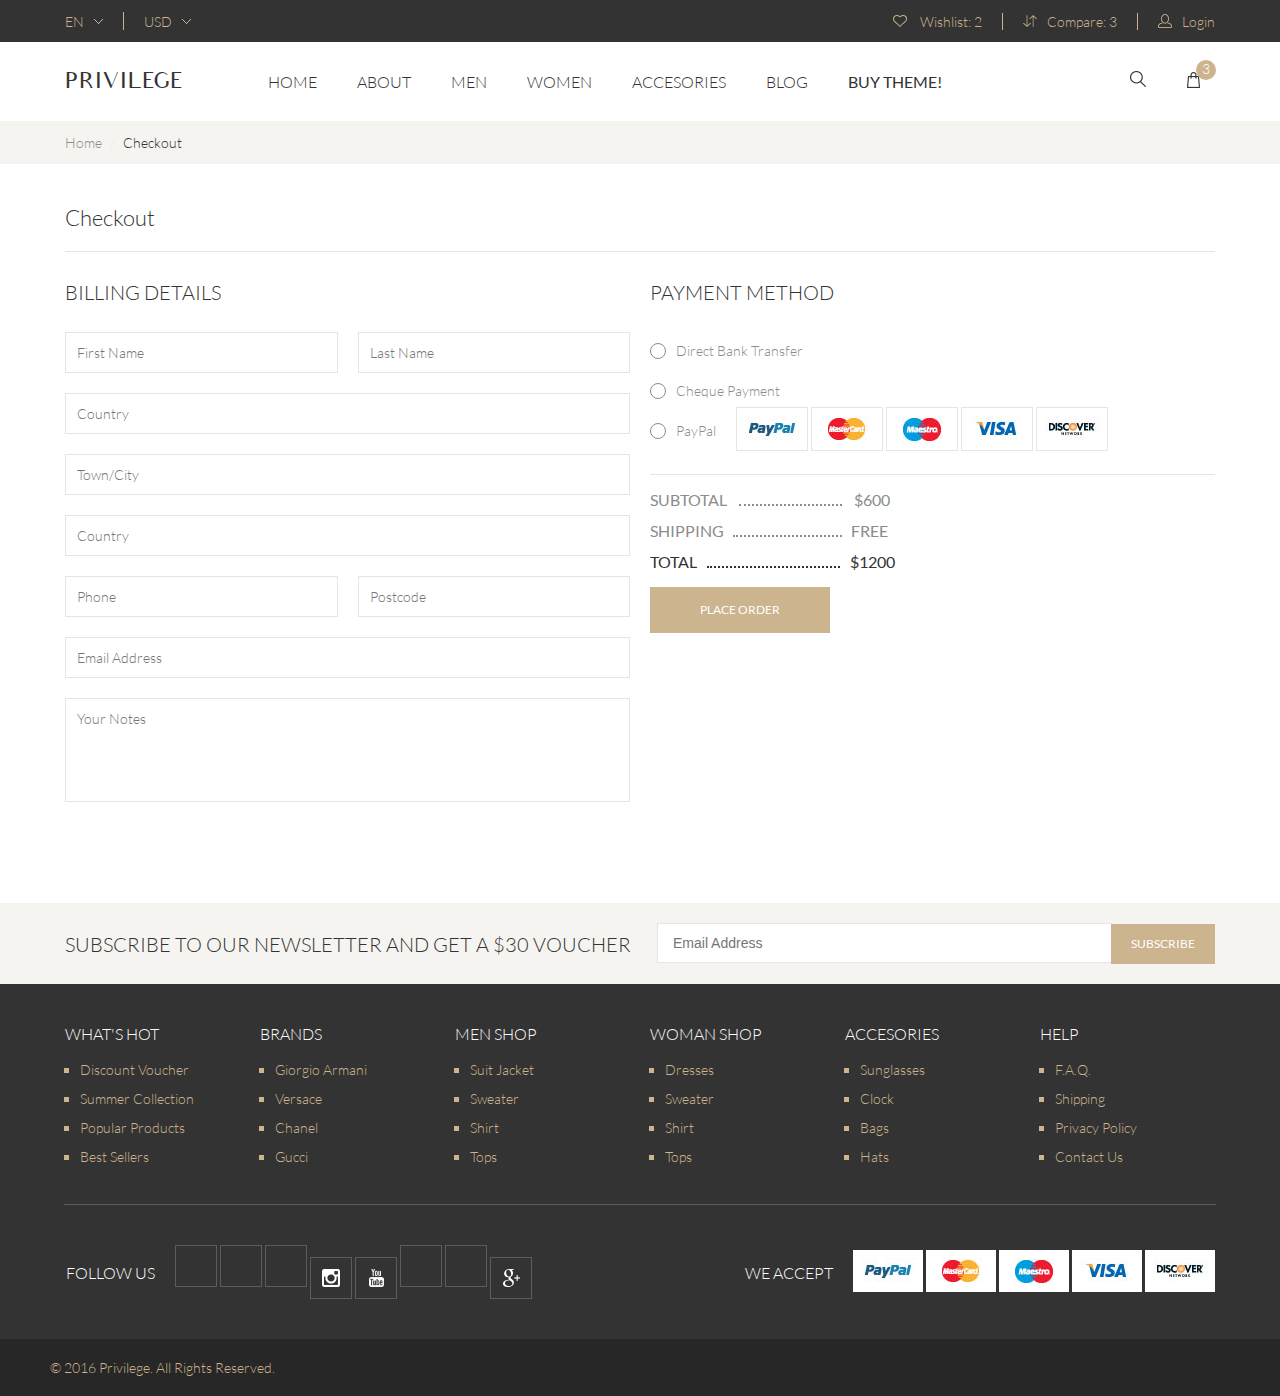
<file: app/checkout.html>
<!DOCTYPE html>
<html lang="en">

<head>
    <meta charset="UTF-8">
    <meta name="viewport" content="width=device-width, initial-scale=1.0">
    <meta http-equiv="X-UA-Compatible" content="ie=edge">
    <title>Product_details</title>
    <!-- Font awesome -->
    <link rel="stylesheet" href="https://use.fontawesome.com/releases/v5.0.13/css/all.css" integrity="sha384-DNOHZ68U8hZfKXOrtjWvjxusGo9WQnrNx2sqG0tfsghAvtVlRW3tvkXWZh58N9jp"
        crossorigin="anonymous">
    <!-- Slick slider -->
    <link rel="stylesheet" href="css/slick.css">
    <link rel="stylesheet" href="css/slick-theme.css">
    <!-- Style -->
    <link rel="stylesheet" href="css/style.min.css">
</head>

<body>
    <header id="header">
        <div class="top-header">
            <div class="user-controls d-flex justify-content-between container">
                <ul class="settings d-flex">
                    <li>EN
                        <img src="img/open-icon.png" alt="">
                    </li>
                    <li>USD
                        <img src="img/open-icon.png" alt="">
                    </li>
                </ul>
                <ul class="d-flex align-items-center">
                    <li>
                        <img src="img/wishlist-icon.png" alt=""><a href=""> Wishlist: 2</a></li>
                    <li>
                        <img src="img/compare-icon.png" alt=""><a href=""> Compare: 3</a></li>
                    <li>
                        <img src="img/login-icon.png" alt=""><a href="">Login</a></li>
                </ul>
            </div>
            <!-- /.user-controls -->

        </div>
        <!-- /.top-header -->
        <div class="bottom-header another-pages">
            <div class="bottom-header-content container d-flex align-items-center">
                <div class="logo"><a href="index.html">Privilege</a></div>
                <!-- /.logo -->
                <div class="header-nav">
                    <a href="index.html">Home</a>
                    <a href="#">about</a>
                    <a href="#">men</a>
                    <a href="#">women</a>
                    <a href="#">Accesories</a>
                    <a href="#">Blog</a>
                    <a href="#">BUY theme!</a>

                </div>
                <!-- /.header-nav -->
                <form class="d-flex ml-auto">
                    <div class="search-wrap">
                        <input type="text" name="search" id="search" class="search-input">
                        <button class="search-input-btn">
                            <img src="img/search-icon.png" alt="">
                        </button>
                    </div>
                </form>
                <div class="shopping">
                    <a href="checkout.html">
                        <img src="img/cart-icon.png" alt="">
                        <span class="notify-count bg-brown">3</span>
                    </a>

                </div>
                <!-- /.shopping -->
            </div>
            <!-- /.bottom-header-content -->
        </div>
        <!-- /.bottom-header -->
    </header>
    <!-- /#header -->
    <main id="main">
        <div class="bg-light-grey">
            <ul class="breadcrumb container">
                <li>
                    <a href="index.html">Home</a>
                </li>

                <li class="active_breadcrumbs">
                    <a href="#">Checkout</a>
                </li>

            </ul>
            <!-- /.breadcrumb -->
        </div>
        <div class="container">
            <div class="product-title">
                <span>Checkout</span>
            </div>
            <!-- /.product-title -->
            <div class="row">
                <div class="col col-6">
                    <div class="checkout-title">Billing details</div>
                    <!-- /.checkout-title -->
                    <form class="checkout">
                        <div class="row">
                            <div class="col col-6">
                                <input type="text" placeholder="First Name">
                            </div>
                            <!-- /.col col-6 -->
                            <div class="col col-6">
                                <input type="text" placeholder="Last Name">
                            </div>
                            <!-- /.col col-6 -->
                            <div class="col col-12">
                                <input type="text" placeholder="Country">
                            </div>
                            <!-- /.col col-12 -->
                            <div class="col col-12">
                                <input type="text" placeholder="Town/City">
                            </div>
                            <!-- /.col col-12 -->
                            <div class="col col-12">
                                <input type="text" placeholder="Country">
                            </div>
                            <!-- /.col col-12 -->
                            <div class="col col-6">
                                <input type="text" placeholder="Phone">
                            </div>
                            <!-- /.col col-6 -->
                            <div class="col col-6">
                                <input type="text" placeholder="Postcode">
                            </div>
                            <!-- /.col col-6 -->
                            <div class="col col-12">
                                <input type="text" placeholder="Email Address">
                            </div>
                            <!-- /.col col-12 -->
                            <div class="col col-12">
                                <textarea name="your-notes" placeholder="Your Notes"></textarea>
                            </div>
                            <!-- /.col col-12 -->

                        </div>
                        <!-- /.row -->
                    </form>
                </div>
                <!-- /.col col-6 -->
                <div class="col col-6">
                    <div class="checkout-title">Payment Method</div>
                    <!-- /.checkout-title -->
                    <div class="payment-method">

                        <ul>
                            <li class="active-method">
                                <input type="radio" name="pay-system" value="bank-transfer" id="bank-transfer">
                                <label for="bank-transfer">Direct Bank Transfer</label>
                            </li>
                            <li>
                                <input type="radio" name="pay-system" value="cheque-payment" id="cheque-payment">
                                <label for="cheque-payment">Cheque Payment</label>
                            </li>
                            <li class="d-flex">
                                <input type="radio" name="pay-system" value="paypal" id="paypal">
                                <label for="paypal">PayPal</label>
                                    <div class="we-acccept d-flex justify-content-end align-items-center">

                                        <ul>
                                            <li>
                                                <img src="img/paypal.jpg" alt="">
                                            </li>
                                            <li>
                                                <img src="img/mastercard.jpg" alt="">
                                            </li>
                                            <li>
                                                <img src="img/maestro.jpg" alt="">
                                            </li>
                                            <li>
                                                <img src="img/visa.jpg" alt="">
                                            </li>
                                            <li>
                                                <img src="img/discover.jpg" alt="">
                                            </li>
                                        </ul>

                                    </div>
                                
                            </li>
                        </ul>
                    </div>
                    <!-- /.payment-method -->
                    <div class="order-result">
                        <ul>
                            <li>Subtotal <div class="dotted"></div> <div class="order-subtotal">$600</div></li>
                            <li>Shipping<div class="dotted-shipping"></div><div class="order-shipping">Free</div></li>
                            <li class="total-price">Total<div class="dotted-total"></div><div class="order-total">$1200</div>
                            </li>
                        </ul>
                        <button class="btn btn-order">Place Order</button>
                    </div>
                    <!-- /.total-order -->
                </div>
                <!-- /.col col-6 -->
            </div>
            <!-- /.row -->
        </div>
        <!-- .container -->
    </main>
    <footer id="footer" class="bg-light-grey">
        <div class="top-footer">
            <div class="row container d-flex align-items-center">
                <div class="col col-6">
                    <span>Subscribe to our newsletter and get a $30 voucher</span>
                </div>
                <!-- /.col col-6 -->
                <div class="col col-6 d-flex justify-content-end">
                    <form class="subscribe-form">
                        <input type="email" name="email" id="email" placeholder="Email Address">
                        <button class="btn btn-subscribe">subscribe</button>
                    </form>
                    <!-- /.subscribe-form -->
                </div>
                <!-- /.col col-6 -->
            </div>
            <!-- /.row -->
        </div>
        <!-- /.top-footer -->

        <div class="bottom-footer bg-grey">
            <div class="footer-category container">
                <div class="row">
                    <div class="col col-2">
                        <div class="ul-title">WHAT'S HOT</div>
                        <ul>
                            <li>
                                <a href="#">Discount Voucher</a>
                            </li>
                            <li>
                                <a href="#">Summer Collection</a>
                            </li>
                            <li>
                                <a href="#">Popular Products</a>
                            </li>
                            <li>
                                <a href="#">Best Sellers</a>
                            </li>
                        </ul>

                    </div>
                    <!-- /.col col-2 -->
                    <div class="col col-2">
                        <div class="ul-title">Brands</div>
                        <ul>
                            <li>
                                <a href="#">Giorgio Armani</a>
                            </li>
                            <li>
                                <a href="#">Versace</a>
                            </li>
                            <li>
                                <a href="#">Chanel</a>
                            </li>
                            <li>
                                <a href="#">Gucci</a>
                            </li>
                        </ul>
                    </div>
                    <!-- /.col col-2 -->
                    <div class="col col-2">
                            <div class="ul-title">Men shop</div>
                            <ul>
                                <li>
                                    <a href="women_subcutegory.html">Suit Jacket</a>
                                </li>
                                <li>
                                    <a href="women_subcutegory.html">Sweater</a>
                                </li>
                                <li>
                                    <a href="women_subcutegory.html">Shirt</a>
                                </li>
                                <li>
                                    <a href="women_subcutegory.html">Tops</a>
                                </li>
                            </ul>
                        </div>
                        <!-- /.col col-2 -->
                        <div class="col col-2">
                            <div class="ul-title">Woman shop</div>
                            <ul>
                                <li>
                                    <a href="women_subcutegory.html">Dresses</a>
                                </li>
                                <li>
                                    <a href="women_subcutegory.html">Sweater</a>
                                </li>
                                <li>
                                    <a href="women_subcutegory.html">Shirt</a>
                                </li>
                                <li>
                                    <a href="women_subcutegory.html">Tops</a>
                                </li>
                            </ul>
                        </div>
                        <!-- /.col col-2 -->
                    <div class="col col-2">
                        <div class="ul-title">Accesories</div>
                        <ul>
                            <li>
                                <a href="#">Sunglasses</a>
                            </li>
                            <li>
                                <a href="#">Clock</a>
                            </li>
                            <li>
                                <a href="#">Bags</a>
                            </li>
                            <li>
                                <a href="#">Hats</a>
                            </li>
                        </ul>
                    </div>
                    <!-- /.col col-2 -->
                    <div class="col col-2">
                        <div class="ul-title">Help</div>
                        <ul>
                            <li>
                                <a href="#">F.A.Q.</a>
                            </li>
                            <li>
                                <a href="#">Shipping</a>
                            </li>
                            <li>
                                <a href="#">Privacy Policy</a>
                            </li>
                            <li>
                                <a href="#">Contact Us</a>
                            </li>
                        </ul>
                    </div>
                    <!-- /.col col-2 -->
                </div>
                <!-- /.row -->
            </div>
            <!-- /.footer-category -->
            <div class="container social">
                <div class="row d-flex justify-content-between">

                    <div class="col col-6 social-nav d-flex align-items-center">
                        <div>Follow us</div>
                        <ul>
                            <li><a href="#"><i class="fab fa-facebook-f"></i></a></li>
                            <li><a href=""><i class="fab fa-twitter"></i></a></li>
                            <li><a href=""><i class="fab fa-pinterest-p"></i></a></li>
                            <li><a href=""><img src="img/instagram.png" alt=""></a></li>
                            <li><a href=""><img src="img/youtube.png" alt=""></a></li>
                            <li><a href=""><i class="fab fa-behance"></i></a></li>
                            <li><a href=""><i class="fab fa-dribbble"></i></a></li>
                            <li><a href=""><img src="img/google-plus.png" alt=""></a></li>
                        </ul>
                    </div>
                    <!-- /.social-nav -->
                    <div class="col col-6 we-acccept d-flex justify-content-end align-items-center">
                        <div class="pay-nav">We accept</div>
                        <ul>
                            <li>
                                <img src="img/paypal.jpg" alt="">
                            </li>
                            <li>
                                <img src="img/mastercard.jpg" alt="">
                            </li>
                            <li>
                                <img src="img/maestro.jpg" alt="">
                            </li>
                            <li>
                                <img src="img/visa.jpg" alt="">
                            </li>
                            <li>
                                <img src="img/discover.jpg" alt="">
                            </li>
                        </ul>

                    </div>
                    <!-- /.we-acccept -->

                </div>
                <!-- /.row -->
            </div>
            <!-- /.conteiner -->
        </div>
        <!-- /.bottom-footer -->
        <div class="copyright bg-dark-grey">
            <div class="container">
                <span>© 2016 Privilege. All Rights Reserved.</span>
            </div>
            <!-- /.container -->

        </div>
        <!-- /.copyright -->

    </footer>
    <!-- /#footer -->
    <!-- /#main -->
    <!-- jQuery -->
    <script src="https://code.jquery.com/jquery-3.3.1.min.js" integrity="sha256-FgpCb/KJQlLNfOu91ta32o/NMZxltwRo8QtmkMRdAu8="
        crossorigin="anonymous"></script>
    <script src="https://cdnjs.cloudflare.com/ajax/libs/popper.js/1.14.0/umd/popper.min.js" integrity="sha384-cs/chFZiN24E4KMATLdqdvsezGxaGsi4hLGOzlXwp5UZB1LY//20VyM2taTB4QvJ"
        crossorigin="anonymous"></script>
    <script src="https://ajax.googleapis.com/ajax/libs/jquery/1.12.4/jquery.min.js"></script>
    <!-- slick-slider -->
    <script src="js/slick.js" type="text/javascript" charset="utf-8"></script>
    <!-- Init plugins -->
    <script src="js/init.js"></script>
</body>

</html>
</file>
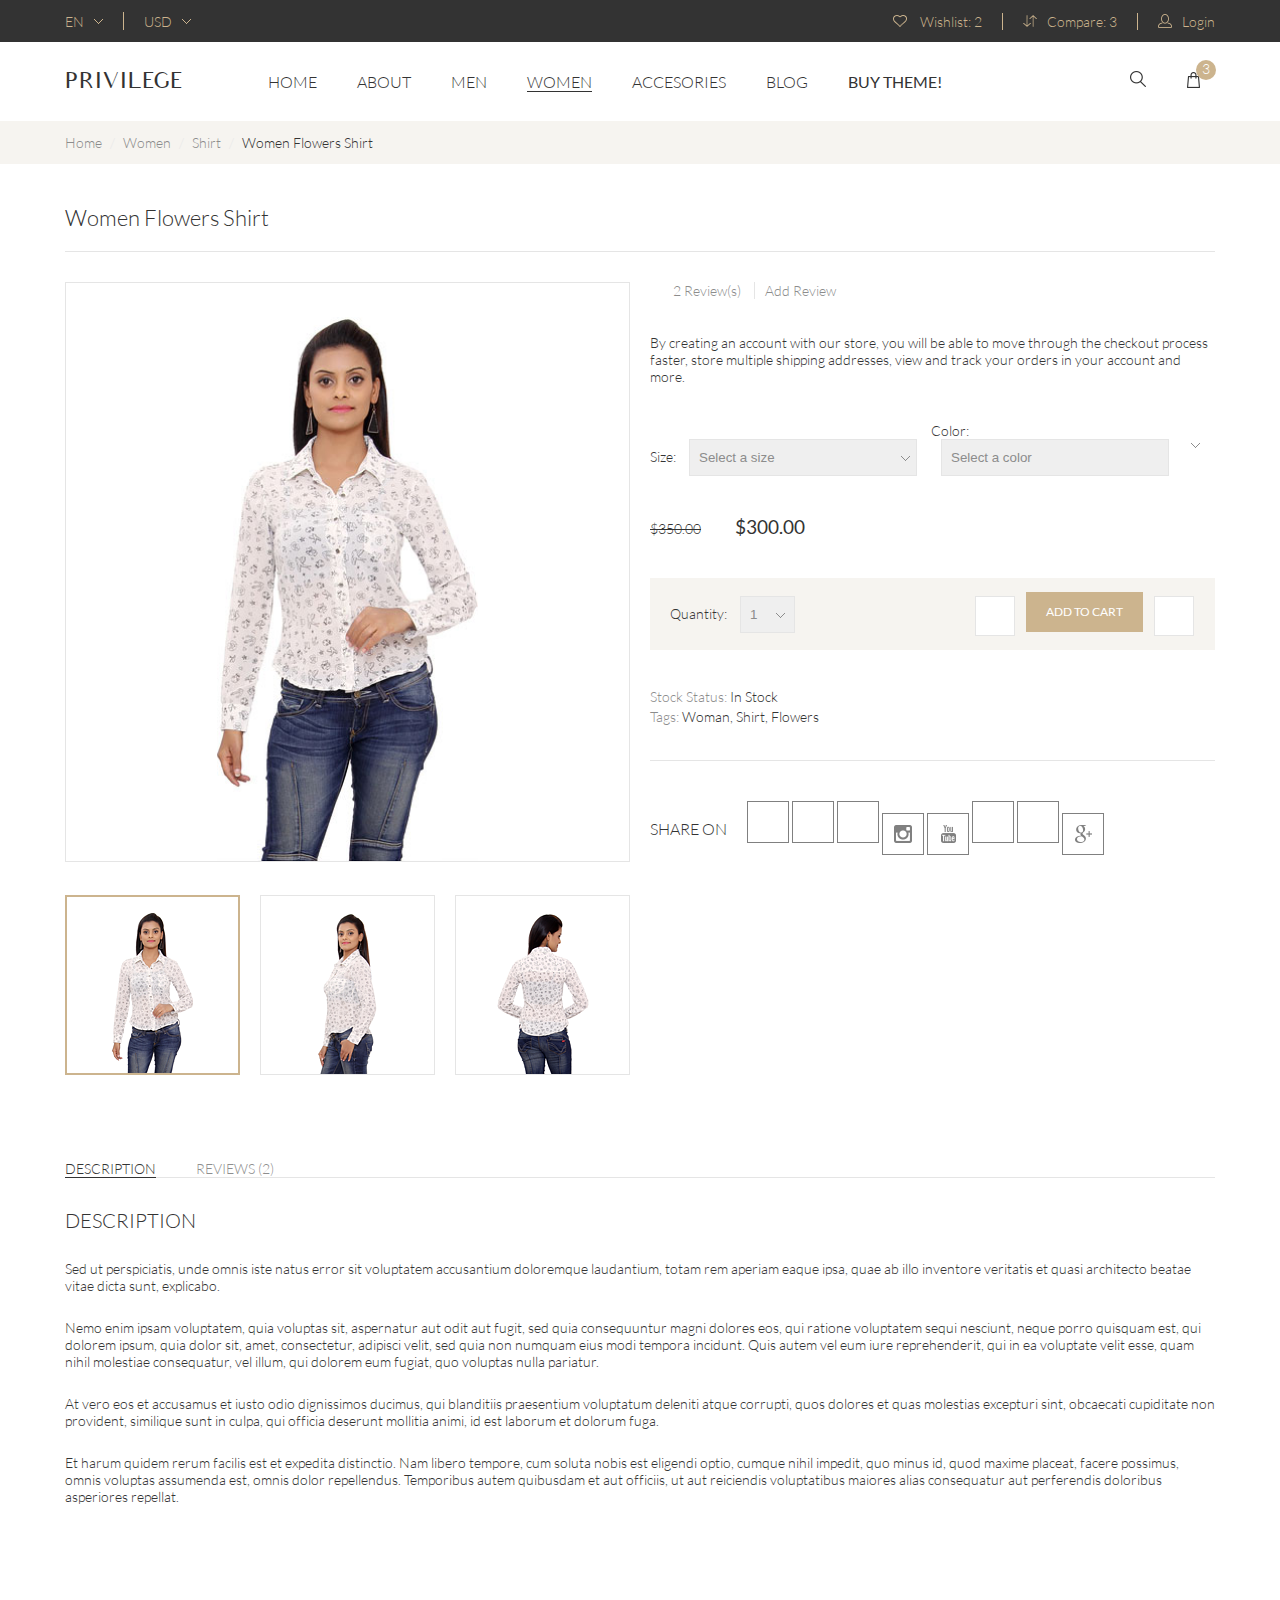
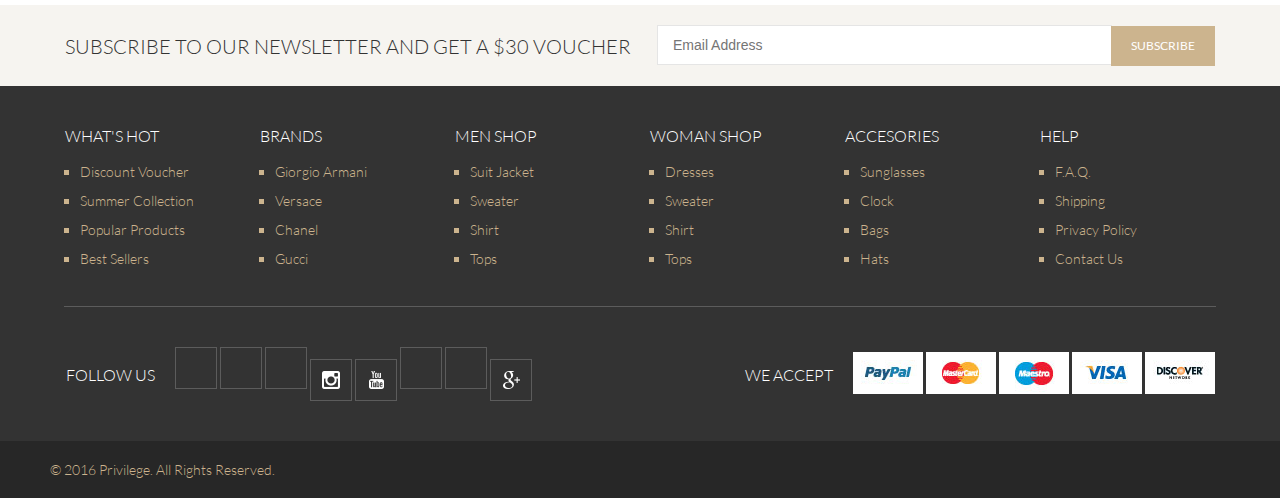
<file: app/product_details.html>
<!DOCTYPE html>
<html lang="en">

<head>
    <meta charset="UTF-8">
    <meta name="viewport" content="width=device-width, initial-scale=1.0">
    <meta http-equiv="X-UA-Compatible" content="ie=edge">
    <title>Product_details</title>
    <!-- Font awesome -->
    <link rel="stylesheet" href="https://use.fontawesome.com/releases/v5.0.13/css/all.css" integrity="sha384-DNOHZ68U8hZfKXOrtjWvjxusGo9WQnrNx2sqG0tfsghAvtVlRW3tvkXWZh58N9jp"
        crossorigin="anonymous">
    <!-- Slick slider -->
    <link rel="stylesheet" href="css/slick.css">
    <link rel="stylesheet" href="css/slick-theme.css">
    <!-- Style -->
    <link rel="stylesheet" href="css/style.min.css">
</head>

<body>
    <header id="header">
        <div class="top-header">
            <div class="user-controls d-flex justify-content-between container">
                <ul class="settings d-flex">
                    <li>EN
                        <img src="img/open-icon.png" alt="">
                    </li>
                    <li>USD
                        <img src="img/open-icon.png" alt="">
                    </li>
                </ul>
                <ul class="d-flex align-items-center">
                    <li>
                        <img src="img/wishlist-icon.png" alt=""><a href="">Wishlist: 2</a></li>
                    <li>
                        <img src="img/compare-icon.png" alt=""><a href="">Compare: 3</a></li>
                    <li>
                        <img src="img/login-icon.png" alt=""><a href="">Login</a></li>
                </ul>
            </div>
            <!-- /.user-controls -->

        </div>
        <!-- /.top-header -->
        <div class="bottom-header another-pages">
            <div class="bottom-header-content container d-flex align-items-center">
                <div class="logo"><a href="index.html">Privilege</a></div>
                <!-- /.logo -->
                <div class="header-nav">
                    <a href="index.html">Home</a>
                    <a href="#">about</a>
                    <a href="#">men</a>
                    <a href="#" class="active">women</a>
                    <a href="#">Accesories</a>
                    <a href="#">Blog</a>
                    <a href="#">BUY theme!</a>

                </div>
                <!-- /.header-nav -->
                <form class="d-flex ml-auto">
                    <div class="search-wrap">
                        <input type="text" name="search" id="search" class="search-input">
                        <button class="search-input-btn">
                            <img src="img/search-icon.png" alt="">
                        </button>
                    </div>
                </form>
                <div class="shopping">
                    <a href="checkout.html">
                        <img src="img/cart-icon.png" alt="">
                        <span class="notify-count bg-brown">3</span>
                    </a>
                </div>
                <!-- /.shopping -->
            </div>
            <!-- /.bottom-header-content -->
        </div>
        <!-- /.bottom-header -->
    </header>
    <!-- /#header -->
    <main id="main">
        <div class="bg-light-grey">
            <ul class="breadcrumb container">
                <li>
                    <a href="index.html">Home</a>
                </li>
                <li>
                    <a href="#">Women</a>
                </li>
                <li>
                    <a href="women_subcutegory.html">Shirt</a>
                </li>
                <li class="active_breadcrumbs">
                    <a href="#">Women Flowers Shirt</a>
                </li>
            </ul>
            <!-- /.breadcrumb -->
        </div>
        <!-- /.container -->
        <div class="product-wrap container">
            <div class="product-title">
                <span>Women Flowers Shirt</span>
            </div>
            <!-- /.product-title -->
            <div class="row">

                <div class="col col-6 ">
                    <div class="product-img">
                        <img id="main-img" src="img/product-img/main_img.jpg" alt="">
                    </div>
                    <!-- /.product-img -->
                </div>
                <!-- /.col col-6 product-img -->
                <div class="col col-6 about-product">
                    <div class="review-star">
                        <ul class="star">
                            <li>
                                <i class="fas fa-star"></i>
                            </li>
                            <li>
                                <i class="fas fa-star"></i>
                            </li>
                            <li>
                                <i class="fas fa-star"></i>
                            </li>
                            <li>
                                <i class="fas fa-star"></i>
                            </li>
                            <li>
                                <i class="far fa-star"></i>
                            </li>
                        </ul>
                        <!-- /.star -->
                        <span>
                            <a href="#">2 Review(s)</a>
                        </span>

                        <span>
                            <a href="">Add Review</a>
                        </span>
                    </div>
                    <!-- /.review-star -->
                    <div class="product-description">
                        <span>By creating an account with our store, you will be able to move through the checkout process faster,
                            store multiple shipping addresses, view and track your orders in your account and more.</span>
                    </div>
                    <!-- /.product-description -->
                    <form>
                        <div class="select-style">
                            <label for="size">Size:</label>
                            <select name="size" id="size">
                                <option value="">Select a size</option>
                                <option value="34">34</option>
                                <option value="35">35</option>
                                <option value="36">36</option>
                                <option value="37">37</option>
                                <option value="38">38</option>
                            </select>
                        </div>
                        <!-- /.select-style -->
                    </form>
                    <form>
                        <div class="select-style select-color">
                            <label for="color">Color:</label>
                            <select name="color" id="color">
                                <option value="">Select a color</option>
                                <option value="Black">Black</option>
                                <option value="White">White</option>
                                <option value="Rose">Rose</option>
                                <option value="Blue">Blue</option>
                                <option value="Yellow">Yellow</option>
                            </select>
                        </div>
                        <!-- /.select-style -->
                    </form>
                    <div class="product-price">
                        <span class="old-price">$350.00</span>
                        <span class="new-price">$300.00</span>
                    </div>
                    <!-- /.product-price -->
                    <div class="quantity bg-light-grey d-flex justify-content-between align-items-center">
                        <form>
                            <div class="select-style select-quantity">
                                <label for="quantity">Quantity:</label>
                                <select name="quantity" id="quantity">
                                    <option value="1">1</option>
                                    <option value="2">2</option>
                                    <option value="3">3</option>
                                    <option value="4">4</option>
                                    <option value="5">5</option>
                                </select>
                            </div>
                            <!-- /.select-style select-quantity -->
                        </form>
                        <div class="product-button d-flex justify-content-between">
                            <div>
                                <i class="far fa-heart"></i>
                            </div>
                            <button class="btn btn-card">Add to cart</button>
                            <div>
                                <i class="fas fa-exchange-alt"></i>
                            </div>
                        </div>
                        <!-- /.product-button -->
                    </div>
                    <!-- /.quantity -->
                    <div class="status-tags">
                        <div>Stock Status:
                            <span>In Stock</span>
                        </div>
                        <div>Tags:
                            <span>Woman, Shirt, Flowers</span>
                        </div>
                    </div>
                    <!-- /.status-tags -->
                    <div class="share-on">
                        <div class="social-nav d-flex align-items-center">
                            <div>Share on</div>
                            <ul>
                                <li><a href="#"><i class="fab fa-facebook-f"></i></a></li>
                                <li><a href="#"><i class="fab fa-twitter"></i></a></li>
                                <li><a href="#"><i class="fab fa-pinterest-p"></i></a></li>
                                <li><a href="#"><img src="img/instagram.png" alt=""></a></li>
                                <li><a href="#"><img src="img/youtube.png" alt=""></a></li>
                                <li><a href="#"><i class="fab fa-behance"></i></a></li>
                                <li><a href="#"><i class="fab fa-dribbble"></i></a></li>
                                <li><a href="#"><img src="img/google-plus.png" alt=""></a></li>
                            </ul>
                        </div>
                        <!-- /.social-nav -->
                    </div>
                    <!-- /.share-on -->
                </div>
                <!-- / .col.col-6.about-product -->

            </div>
            <!-- /.row -->
            <div class="row">
                <div class="product-gallery col col-12">
                    <div class="col col-2">
                        <div class="gallery-img active-img">
                            <img class="preview-img" src="img/product-img/photo1.png" alt="">
                        </div>
                        <!-- /.gallery-img -->

                    </div>
                    <!-- /.col col-2 -->
                    <div class="col col-2">
                        <div class="gallery-img">
                            <img class="preview-img" src="img/product-img/photo2.png" alt="">
                        </div>
                        <!-- /.gallery-img -->
                    </div>
                    <!-- /.col col-2 -->
                    <div class="col col-2">
                        <div class="gallery-img">
                            <img class="preview-img" src="img/product-img/photo3.png" alt="">
                        </div>
                        <!-- /.gallery-img -->
                    </div>
                    <!-- /.col col-2 -->
                </div>
                <!-- /.product-gallery -->
            </div>
            <!-- /.row -->
        </div>
        <!-- /.product-wrap.container -->
        <div class="container">
            <div class="tabs-wrapper">
                <div class="tabs-titles-wrap">
                    <div class="tab active-tab">Description</div>
                    <div class="tab">Reviews (2)</div>

                </div>
                <div class="tabs-content-wrap">
                    <div class="tab-content active-tab">
                        <h6>Description</h6>
                        <p>
                            Sed ut perspiciatis, unde omnis iste natus error sit voluptatem accusantium doloremque laudantium, totam rem aperiam eaque
                            ipsa, quae ab illo inventore veritatis et quasi architecto beatae vitae dicta sunt, explicabo.
                        </p>
                        <p>
                            Nemo enim ipsam voluptatem, quia voluptas sit, aspernatur aut odit aut fugit, sed quia consequuntur magni dolores eos, qui
                            ratione voluptatem sequi nesciunt, neque porro quisquam est, qui dolorem ipsum, quia dolor sit,
                            amet, consectetur, adipisci velit, sed quia non numquam eius modi tempora incidunt. Quis autem
                            vel eum iure reprehenderit, qui in ea voluptate velit esse, quam nihil molestiae consequatur,
                            vel illum, qui dolorem eum fugiat, quo voluptas nulla pariatur.
                        </p>
                        <p>
                            At vero eos et accusamus et iusto odio dignissimos ducimus, qui blanditiis praesentium voluptatum deleniti atque corrupti,
                            quos dolores et quas molestias excepturi sint, obcaecati cupiditate non provident, similique
                            sunt in culpa, qui officia deserunt mollitia animi, id est laborum et dolorum fuga.
                        </p>
                        <p>
                            Et harum quidem rerum facilis est et expedita distinctio. Nam libero tempore, cum soluta nobis est eligendi optio, cumque
                            nihil impedit, quo minus id, quod maxime placeat, facere possimus, omnis voluptas assumenda est,
                            omnis dolor repellendus. Temporibus autem quibusdam et aut officiis, ut aut reiciendis voluptatibus
                            maiores alias consequatur aut perferendis doloribus asperiores repellat.
                        </p>
                    </div>
                    <div class="tab-content">
                        <h6>Reviews (2)</h6>
                        <div class="review d-flex">
                            <div class="user-img">
                                <img src="img/users/user1.jpg" alt="">
                            </div>
                            <!-- /.user-img -->
                            <div class="review-body">
                                <div class="review-title-stars d-flex justify-content-between">
                                    <div class="review-title d-flex">
                                        <div class="user-name">Linda Miller</div>
                                        <!-- /.user-name -->
                                        <div class="review-date">25.03.2016</div>
                                        <!-- /.review-date -->
                                    </div>
                                    <!-- /.review-title -->
                                    <div class="review-star">
                                        <ul class="star">
                                            <li>
                                                <i class="fas fa-star"></i>
                                            </li>
                                            <li>
                                                <i class="fas fa-star"></i>
                                            </li>
                                            <li>
                                                <i class="fas fa-star"></i>
                                            </li>
                                            <li>
                                                <i class="fas fa-star"></i>
                                            </li>
                                            <li>
                                                <i class="far fa-star"></i>
                                            </li>
                                        </ul>
                                    </div>
                                    <!-- /.review-stars -->
                                </div>
                                <!-- /.review-title-stars -->
                                <div class="review-description">
                                    Sed ut perspiciatis, unde omnis iste natus error sit voluptatem accusantium doloremque laudantium, totam rem aperiam eaque
                                    ipsa, quae ab illo inventore veritatis et quasi architecto beatae vitae dicta sunt, explicabo.cupiditate
                                    non provident, similique sunt in culpa, qui officia deserunt mollitia animi, id est laborum
                                    et dolorum fuga.
                                </div>
                                <!-- /.review-description -->
                            </div>
                            <!-- /.review-body -->
                        </div>
                        <!-- /.review -->
                        <div class="review d-flex">
                            <div class="user-img">
                                <img src="img/users/user2.jpg" alt="">
                            </div>
                            <!-- /.user-img -->
                            <div class="review-body">
                                <div class="review-title-stars d-flex justify-content-between">
                                    <div class="review-title d-flex">
                                        <div class="user-name">Roxanne Spicer</div>
                                        <!-- /.user-name -->
                                        <div class="review-date">25.03.2016</div>
                                        <!-- /.review-date -->

                                    </div>
                                    <!-- /.review-title -->
                                    <div class="review-star">
                                        <ul class="star">
                                            <li>
                                                <i class="fas fa-star"></i>
                                            </li>
                                            <li>
                                                <i class="fas fa-star"></i>
                                            </li>
                                            <li>
                                                <i class="fas fa-star"></i>
                                            </li>
                                            <li>
                                                <i class="fas fa-star"></i>
                                            </li>
                                            <li>
                                                <i class="fas fa-star"></i>
                                            </li>
                                        </ul>
                                    </div>
                                    <!-- /.review-star -->
                                </div>
                                <!-- /.review-title-stars -->
                                <div class="review-description">
                                    Sed ut perspiciatis, unde omnis iste natus error sit voluptatem accusantium doloremque laudantium, totam rem aperiam eaque
                                    ipsa, quae ab illo inventore veritatis et quasi architecto beatae vitae dicta sunt, explicabo.
                                    Nemo enim ipsam voluptatem, quia voluptas sit, aspernatur aut odit aut fugit, sed quia
                                    consequuntur magni dolores eos, qui ratione voluptatem sequi nesciunt, neque porro quisquam
                                    est, qui dolorem ipsum, quia dolor sit, amet, consectetur, adipisci velit, sed quia non
                                    numquam eius modi tempora incidunt, ut labore et dolore magnam aliquam quaerat voluptatem.
                                </div>
                                <!-- /.review-description -->
                            </div>
                            <!-- /.review-body -->
                        </div>
                        <!-- /.review -->
                        <div class="add-a-review">
                            <h6>Add a review</h6>
                            <div class="your-rating d-flex">
                                Your Rating
                                <ul>
                                    <li>
                                        <a href="#">
                                            <i class="far fa-star"></i>
                                        </a>
                                    </li>
                                    <li>
                                        <a href="#">
                                            <i class="far fa-star"></i>
                                            <i class="far fa-star"></i>
                                        </a>
                                    </li>
                                    <li>
                                        <a href="#">
                                            <i class="far fa-star"></i>
                                            <i class="far fa-star"></i>
                                            <i class="far fa-star"></i>
                                        </a>
                                    </li>
                                    <li>
                                        <a href="#">
                                            <i class="far fa-star"></i>
                                            <i class="far fa-star"></i>
                                            <i class="far fa-star"></i>
                                            <i class="far fa-star"></i>
                                        </a>
                                    </li>
                                    <li>
                                        <a href="#">
                                            <i class="far fa-star"></i>
                                            <i class="far fa-star"></i>
                                            <i class="far fa-star"></i>
                                            <i class="far fa-star"></i>
                                            <i class="far fa-star"></i>
                                        </a>
                                    </li>
                                </ul>
                            </div>
                            <!-- /.your-rating -->
                            <div class="row">
                                <div class="col col-6">
                                    <form class="form-user-name">
                                        <input type="text" placeholder="First Name">
                                        <input type="email" placeholder="Email Address">
                                    </form>
                                    <!-- /.form-review -->
                                </div>
                                <!-- /col col-6 -->
                                <div class="col col-6">
                                    <form class="form-review">
                                        <textarea name="review-text" cols="77" rows="5" placeholder="Your Review"></textarea>
                                    </form>
                                </div>
                                <!-- /.col col-6 -->
                            </div>
                            <!-- /.row -->
                            <button class="btn btn-submit">submit</button>
                        </div>
                        <!-- /.add-a-review -->
                    </div>
                    <!-- /.tab-content -->
                </div>
            </div>

        </div>
        <!-- /.container -->

    </main>
    <footer id="footer" class="bg-light-grey">
        <div class="top-footer">
            <div class="row container d-flex align-items-center">
                <div class="col col-6">
                    <span>Subscribe to our newsletter and get a $30 voucher</span>
                </div>
                <!-- /.col col-6 -->
                <div class="col col-6 d-flex justify-content-end">
                    <form class="subscribe-form">
                        <input type="email" name="email" id="email" placeholder="Email Address">
                        <button class="btn btn-subscribe">subscribe</button>
                    </form>
                    <!-- /.subscribe-form -->
                </div>
                <!-- /.col col-6 -->
            </div>
            <!-- /.row -->
        </div>
        <!-- /.top-footer -->

        <div class="bottom-footer bg-grey">
            <div class="footer-category container">
                <div class="row">
                    <div class="col col-2">
                        <div class="ul-title">WHAT'S HOT</div>
                        <ul>
                            <li>
                                <a href="#">Discount Voucher</a>
                            </li>
                            <li>
                                <a href="#">Summer Collection</a>
                            </li>
                            <li>
                                <a href="#">Popular Products</a>
                            </li>
                            <li>
                                <a href="#">Best Sellers</a>
                            </li>
                        </ul>

                    </div>
                    <!-- /.col col-2 -->
                    <div class="col col-2">
                        <div class="ul-title">Brands</div>
                        <ul>
                            <li>
                                <a href="#">Giorgio Armani</a>
                            </li>
                            <li>
                                <a href="#">Versace</a>
                            </li>
                            <li>
                                <a href="#">Chanel</a>
                            </li>
                            <li>
                                <a href="#">Gucci</a>
                            </li>
                        </ul>
                    </div>
                    <!-- /.col col-2 -->
                    <div class="col col-2">
                            <div class="ul-title">Men shop</div>
                            <ul>
                                <li>
                                    <a href="women_subcutegory.html">Suit Jacket</a>
                                </li>
                                <li>
                                    <a href="women_subcutegory.html">Sweater</a>
                                </li>
                                <li>
                                    <a href="women_subcutegory.html">Shirt</a>
                                </li>
                                <li>
                                    <a href="women_subcutegory.html">Tops</a>
                                </li>
                            </ul>
                        </div>
                        <!-- /.col col-2 -->
                        <div class="col col-2">
                            <div class="ul-title">Woman shop</div>
                            <ul>
                                <li>
                                    <a href="women_subcutegory.html">Dresses</a>
                                </li>
                                <li>
                                    <a href="women_subcutegory.html">Sweater</a>
                                </li>
                                <li>
                                    <a href="women_subcutegory.html">Shirt</a>
                                </li>
                                <li>
                                    <a href="women_subcutegory.html">Tops</a>
                                </li>
                            </ul>
                        </div>
                        <!-- /.col col-2 -->
                    <div class="col col-2">
                        <div class="ul-title">Accesories</div>
                        <ul>
                            <li>
                                <a href="#">Sunglasses</a>
                            </li>
                            <li>
                                <a href="#">Clock</a>
                            </li>
                            <li>
                                <a href="#">Bags</a>
                            </li>
                            <li>
                                <a href="#">Hats</a>
                            </li>
                        </ul>
                    </div>
                    <!-- /.col col-2 -->
                    <div class="col col-2">
                        <div class="ul-title">Help</div>
                        <ul>
                            <li>
                                <a href="#">F.A.Q.</a>
                            </li>
                            <li>
                                <a href="#">Shipping</a>
                            </li>
                            <li>
                                <a href="#">Privacy Policy</a>
                            </li>
                            <li>
                                <a href="#">Contact Us</a>
                            </li>
                        </ul>
                    </div>
                    <!-- /.col col-2 -->
                </div>
                <!-- /.row -->
            </div>
            <!-- /.footer-category -->
            <div class="container social">
                <div class="row d-flex justify-content-between">

                    <div class="col col-6 social-nav d-flex align-items-center">
                        <div>Follow us</div>
                            <ul>
                                <li><a href="#"><i class="fab fa-facebook-f"></i></a></li>
                                <li><a href=""><i class="fab fa-twitter"></i></a></li>
                                <li><a href=""><i class="fab fa-pinterest-p"></i></a></li>
                                <li><a href=""><img src="img/instagram.png" alt=""></a></li>
                                <li><a href=""><img src="img/youtube.png" alt=""></a></li>
                                <li><a href=""><i class="fab fa-behance"></i></a></li>
                                <li><a href=""><i class="fab fa-dribbble"></i></a></li>
                                <li><a href=""><img src="img/google-plus.png" alt=""></a></li>
                            </ul>
                    </div>
                    <!-- /.social-nav -->
                    <div class="col col-6 we-acccept d-flex justify-content-end align-items-center">
                        <div class="pay-nav">We accept</div>
                        <ul>
                            <li>
                                <img src="img/paypal.jpg" alt="">
                            </li>
                            <li>
                                <img src="img/mastercard.jpg" alt="">
                            </li>
                            <li>
                                <img src="img/maestro.jpg" alt="">
                            </li>
                            <li>
                                <img src="img/visa.jpg" alt="">
                            </li>
                            <li>
                                <img src="img/discover.jpg" alt="">
                            </li>
                        </ul>

                    </div>
                    <!-- /.we-acccept -->

                </div>
                <!-- /.row -->
            </div>
            <!-- /.conteiner -->
        </div>
        <!-- /.bottom-footer -->
        <div class="copyright bg-dark-grey">
            <div class="container">
                <span>© 2016 Privilege. All Rights Reserved.</span>
            </div>
            <!-- /.container -->

        </div>
        <!-- /.copyright -->

    </footer>
    <!-- /#footer -->
    <!-- /#main -->
    <!-- jQuery -->
    <script src="https://code.jquery.com/jquery-3.3.1.min.js" integrity="sha256-FgpCb/KJQlLNfOu91ta32o/NMZxltwRo8QtmkMRdAu8="
        crossorigin="anonymous"></script>
    <script src="https://cdnjs.cloudflare.com/ajax/libs/popper.js/1.14.0/umd/popper.min.js" integrity="sha384-cs/chFZiN24E4KMATLdqdvsezGxaGsi4hLGOzlXwp5UZB1LY//20VyM2taTB4QvJ"
        crossorigin="anonymous"></script>
    <script src="https://ajax.googleapis.com/ajax/libs/jquery/1.12.4/jquery.min.js"></script>
    <!-- slick-slider -->
    <script src="js/slick.js" type="text/javascript" charset="utf-8"></script>
    <script src="js/tabs.js"></script>
    <!-- Init plugins -->
    <script src="js/init.js"></script>
</body>

</html>
</file>
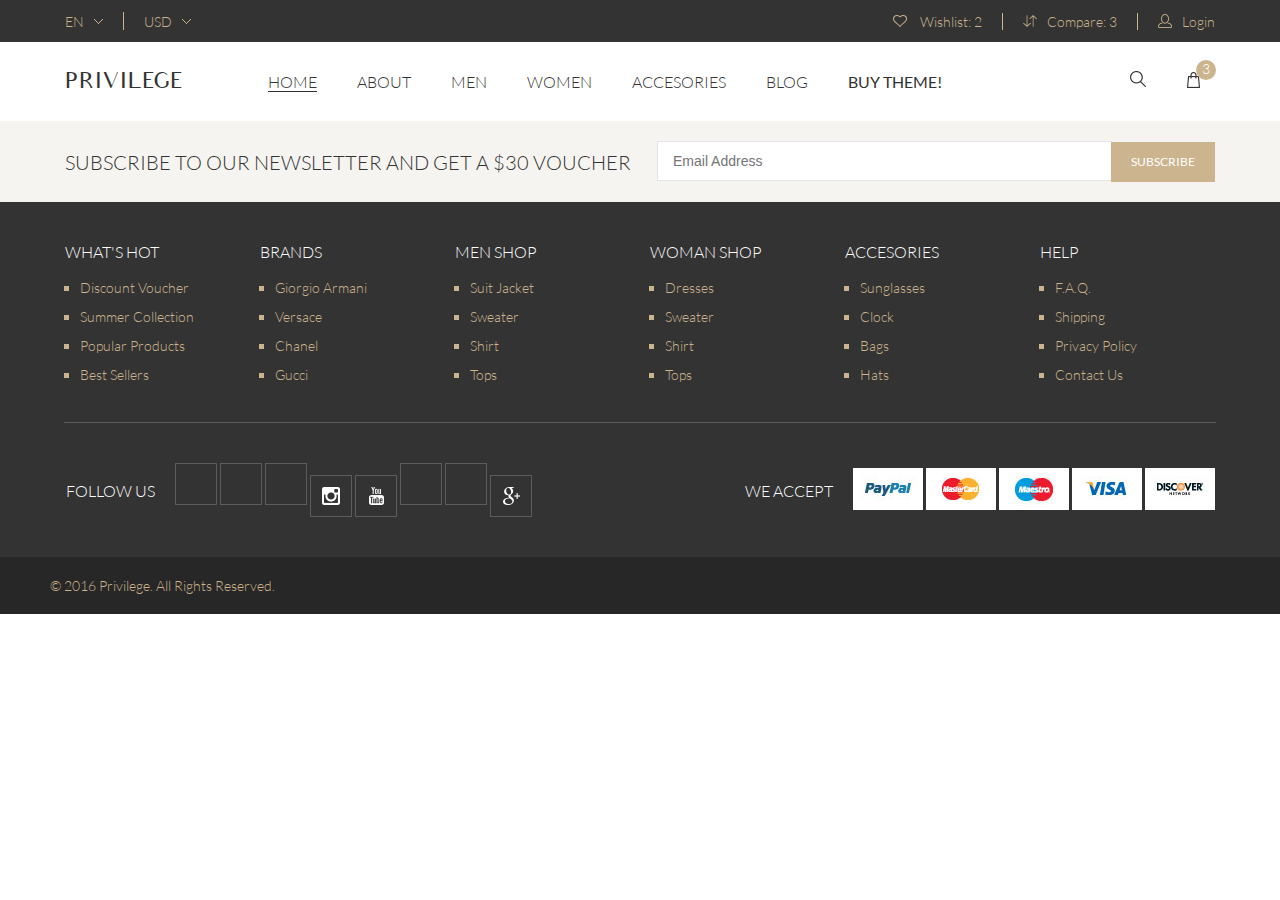
<file: app/uploud.html>
<!DOCTYPE html>
<html lang="en">

<head>
    <meta charset="UTF-8">
    <meta name="viewport" content="width=device-width, initial-scale=1.0">
    <meta http-equiv="X-UA-Compatible" content="ie=edge">
    <title>Product_details</title>
    <!-- Font awesome -->
    <link rel="stylesheet" href="https://use.fontawesome.com/releases/v5.0.13/css/all.css" integrity="sha384-DNOHZ68U8hZfKXOrtjWvjxusGo9WQnrNx2sqG0tfsghAvtVlRW3tvkXWZh58N9jp"
        crossorigin="anonymous">
    <!-- Slick slider -->
    <link rel="stylesheet" href="css/slick.css">
    <link rel="stylesheet" href="css/slick-theme.css">
    <!-- Style -->
    <link rel="stylesheet" href="css/style.css">
</head>

<body>
    <header id="header">
        <div class="top-header">
            <div class="user-controls d-flex justify-content-between container">
                <ul class="settings d-flex">
                    <li>EN
                        <img src="img/open-icon.png" alt="">
                    </li>
                    <li>USD
                        <img src="img/open-icon.png" alt="">
                    </li>
                </ul>
                <ul class="d-flex align-items-center">
                    <li>
                        <img src="img/wishlist-icon.png" alt="">Wishlist: 2</li>
                    <li>
                        <img src="img/compare-icon.png" alt="">Compare: 3</li>
                    <li>
                        <img src="img/login-icon.png" alt="">Login</li>
                </ul>
            </div>
            <!-- /.user-controls -->

        </div>
        <!-- /.top-header -->
        <div class="bottom-header another-pages">
            <div class="bottom-header-content container d-flex align-items-center">
                <div class="logo">Privilege</div>
                <!-- /.logo -->
                <div class="header-nav">
                    <a href="#" class="active">Home</a>
                    <a href="#">about</a>
                    <a href="#">men</a>
                    <a href="#">women</a>
                    <a href="#">Accesories</a>
                    <a href="#">Blog</a>
                    <a href="#">BUY theme!</a>

                </div>
                <!-- /.header-nav -->
                <form class="d-flex ml-auto">
                    <div class="search-wrap">
                        <input type="text" name="search" id="search" class="search-input">
                        <button class="search-input-btn">
                            <img src="img/search-icon.png" alt="">
                        </button>
                    </div>
                </form>
                <div class="shopping">
                    <img src="img/cart-icon.png" alt="">
                    <span class="notify-count bg-brown">3</span>
                </div>
                <!-- /.shopping -->
            </div>
            <!-- /.bottom-header-content -->
        </div>
        <!-- /.bottom-header -->
    </header>
    <!-- /#header -->
    
    <footer id="footer" class="bg-light-grey">
        <div class="top-footer">
            <div class="row container d-flex align-items-center">
                <div class="col col-6">
                    <span>Subscribe to our newsletter and get a $30 voucher</span>
                </div>
                <!-- /.col col-6 -->
                <div class="col col-6 d-flex justify-content-end">
                    <form class="subscribe-form">
                    <input type="email" name="email" id="email" placeholder="Email Address">
                <button class="btn btn-subscribe">subscribe</button>
                </form>
                <!-- /.subscribe-form -->
                </div>
                <!-- /.col col-6 -->
            </div>
            <!-- /.row -->    
            </div>
            <!-- /.top-footer -->
            
        <div class="bottom-footer bg-grey">
            <div class="footer-category container">
                <div class="row">
                    <div class="col col-2">
                        <div class="ul-title">WHAT'S HOT</div>
                        <ul>
                            <li><a href="#">Discount Voucher</a></li>
                            <li><a href="#">Summer Collection</a> </li>
                            <li><a href="#">Popular Products</a></li>
                            <li><a href="#">Best Sellers</a></li>
                        </ul>
                
                    </div>
                    <!-- /.col col-2 -->
                    <div class="col col-2">
                        <div class="ul-title">Brands</div>
                        <ul>
                            <li><a href="#">Giorgio Armani</a></li>
                            <li><a href="#">Versace</a></li>
                            <li><a href="#">Chanel</a></li>
                            <li><a href="#">Gucci</a></li>
                        </ul>
                    </div>
                    <!-- /.col col-2 -->
                    <div class="col col-2">
                        <div class="ul-title">Men shop</div>
                        <ul>
                            <li><a href="#">Suit Jacket</a></li>
                            <li><a href="#">Sweater</a></li>
                            <li><a href="#">Shirt</a></li>
                            <li><a href="#">Tops</a></li>
                        </ul>
                    </div>
                    <!-- /.col col-2 -->
                    <div class="col col-2">
                        <div class="ul-title">Woman shop</div>
                        <ul>
                            <li><a href="#">Dresses</a></li>
                            <li><a href="#">Sweater</a></li>
                            <li><a href="#">Shirt</a></li>
                            <li><a href="#">Tops</a></li>
                        </ul>
                    </div>
                    <!-- /.col col-2 -->
                    <div class="col col-2">
                        <div class="ul-title">Accesories</div>
                        <ul>
                            <li><a href="#">Sunglasses</a></li>
                            <li><a href="#">Clock</a></li>
                            <li><a href="#">Bags</a></li>
                            <li><a href="#">Hats</a></li>
                        </ul>
                    </div>
                    <!-- /.col col-2 -->
                    <div class="col col-2">
                        <div class="ul-title">Help</div>
                        <ul>
                            <li><a href="#">F.A.Q.</a></li>
                            <li><a href="#">Shipping</a></li>
                            <li><a href="#">Privacy Policy</a></li>
                            <li><a href="#">Contact Us</a></li>
                        </ul>
                    </div>
                    <!-- /.col col-2 -->
                </div>
                <!-- /.row -->
            </div>
            <!-- /.footer-category -->
            <div class="container social">
                <div class="row d-flex justify-content-between">
                    
                <div class="col col-6 social-nav d-flex align-items-center">
                    <div>Follow us</div>
                    <ul>
                        <li><i class="fab fa-facebook-f"></i></li>
                        <li><i class="fab fa-twitter"></i></li>
                        <li><i class="fab fa-pinterest-p"></i></li>
                        <li><img src="img/instagram.png" alt=""></li>
                        <li><img src="img/youtube.png" alt=""></li>
                        <li><i class="fab fa-behance"></i></li>
                        <li><i class="fab fa-dribbble"></i></li>
                        <li><img src="img/google-plus.png" alt=""></li>                      
                    </ul>
                </div>
                <!-- /.social-nav -->
                <div class="col col-6 we-acccept d-flex justify-content-end align-items-center">
                    <div class="pay-nav">We accept</div>
                    <ul>
                        <li><img src="img/paypal.jpg" alt=""></li>
                        <li><img src="img/mastercard.jpg" alt=""></li>
                        <li><img src="img/maestro.jpg" alt=""></li>
                        <li><img src="img/visa.jpg" alt=""></li>
                        <li><img src="img/discover.jpg" alt=""></li>
                    </ul>
                    
                </div>
                <!-- /.we-acccept -->
            
            </div>
            <!-- /.row -->
            </div>
            <!-- /.conteiner -->
        </div>
        <!-- /.bottom-footer -->
        <div class="copyright bg-dark-grey">
            <div class="container">
                <span>© 2016 Privilege. All Rights Reserved.</span>
            </div>
            <!-- /.container -->
            
        </div>
        <!-- /.copyright -->

    </footer>
    <!-- /#footer -->
    <!-- /#main -->
    <!-- jQuery -->
    <script src="https://code.jquery.com/jquery-3.3.1.min.js" integrity="sha256-FgpCb/KJQlLNfOu91ta32o/NMZxltwRo8QtmkMRdAu8="
        crossorigin="anonymous"></script>
    <script src="https://cdnjs.cloudflare.com/ajax/libs/popper.js/1.14.0/umd/popper.min.js" integrity="sha384-cs/chFZiN24E4KMATLdqdvsezGxaGsi4hLGOzlXwp5UZB1LY//20VyM2taTB4QvJ"
        crossorigin="anonymous"></script>
    <script src="https://ajax.googleapis.com/ajax/libs/jquery/1.12.4/jquery.min.js"></script>
    <!-- slick-slider -->
    <script src="js/slick.js" type="text/javascript" charset="utf-8"></script>
    <!-- Init plugins -->
    <script src="js/init.js"></script>
</body>

</html>
</file>
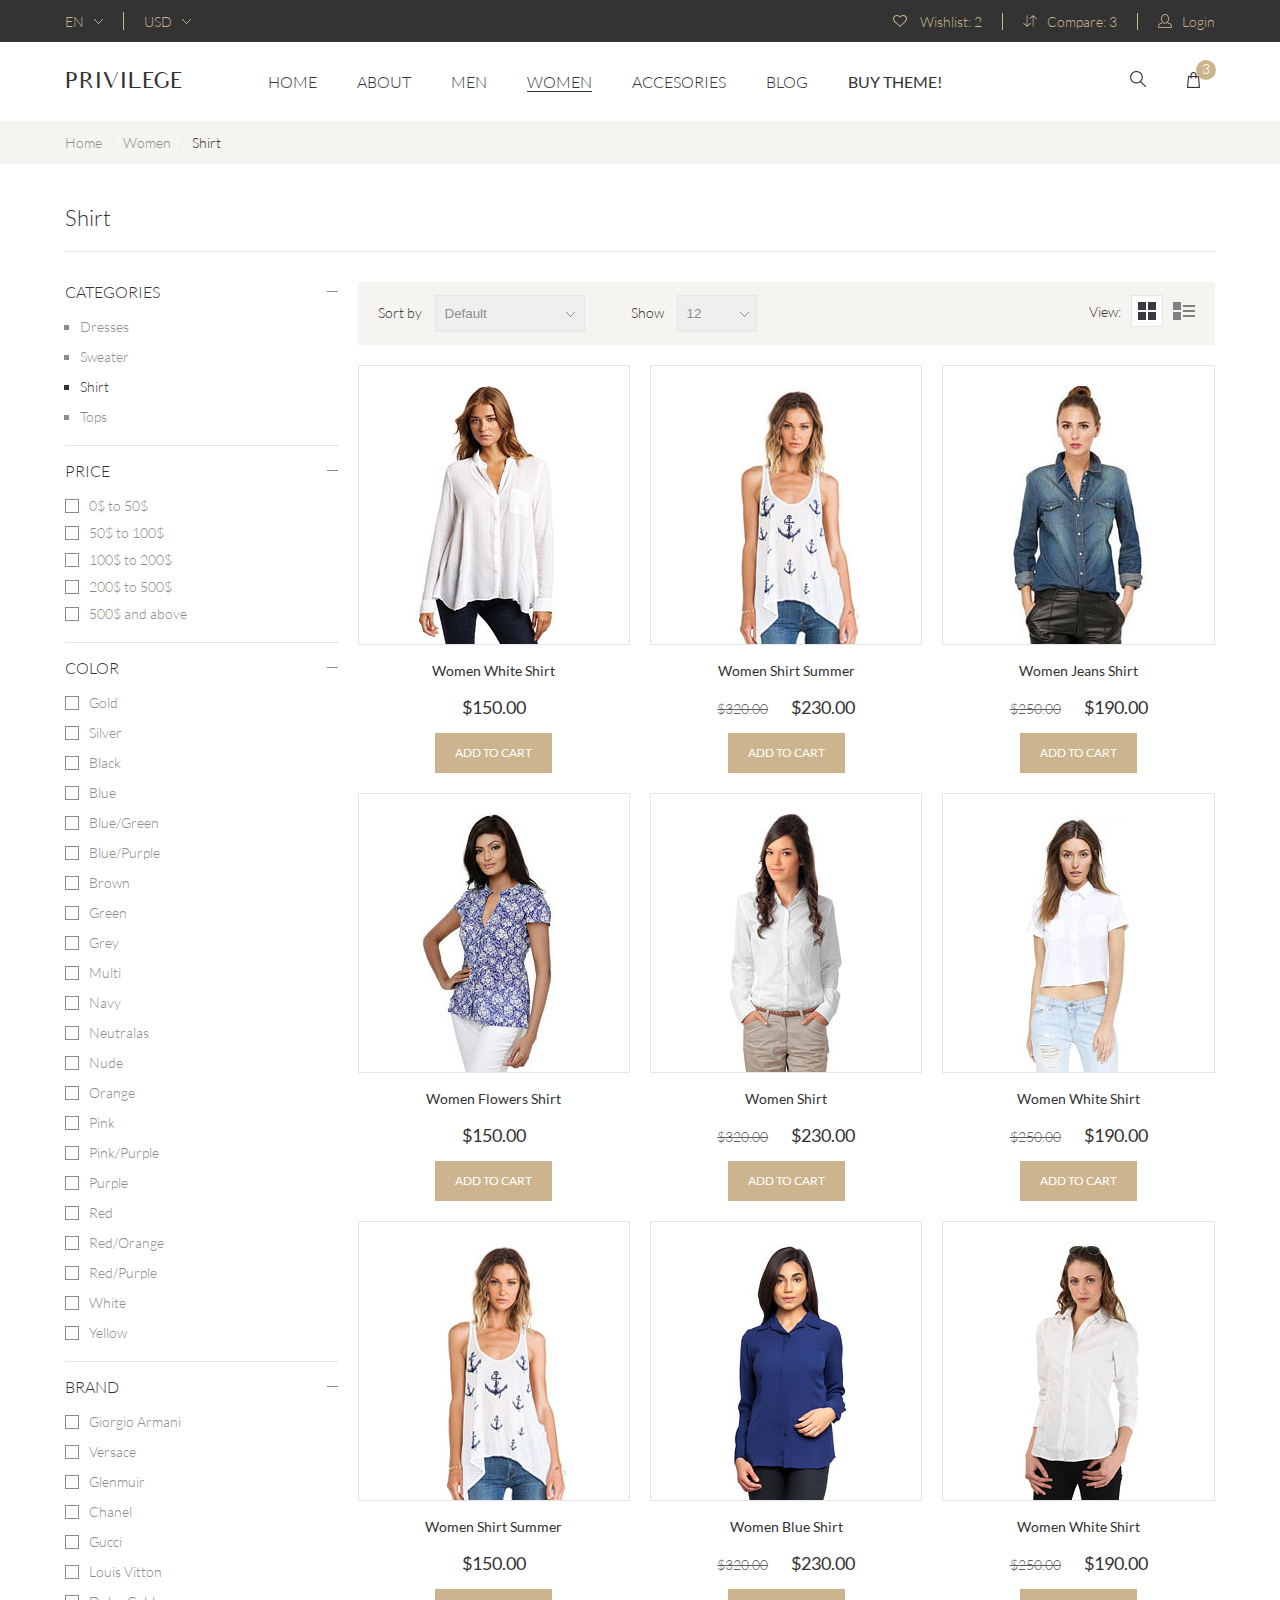
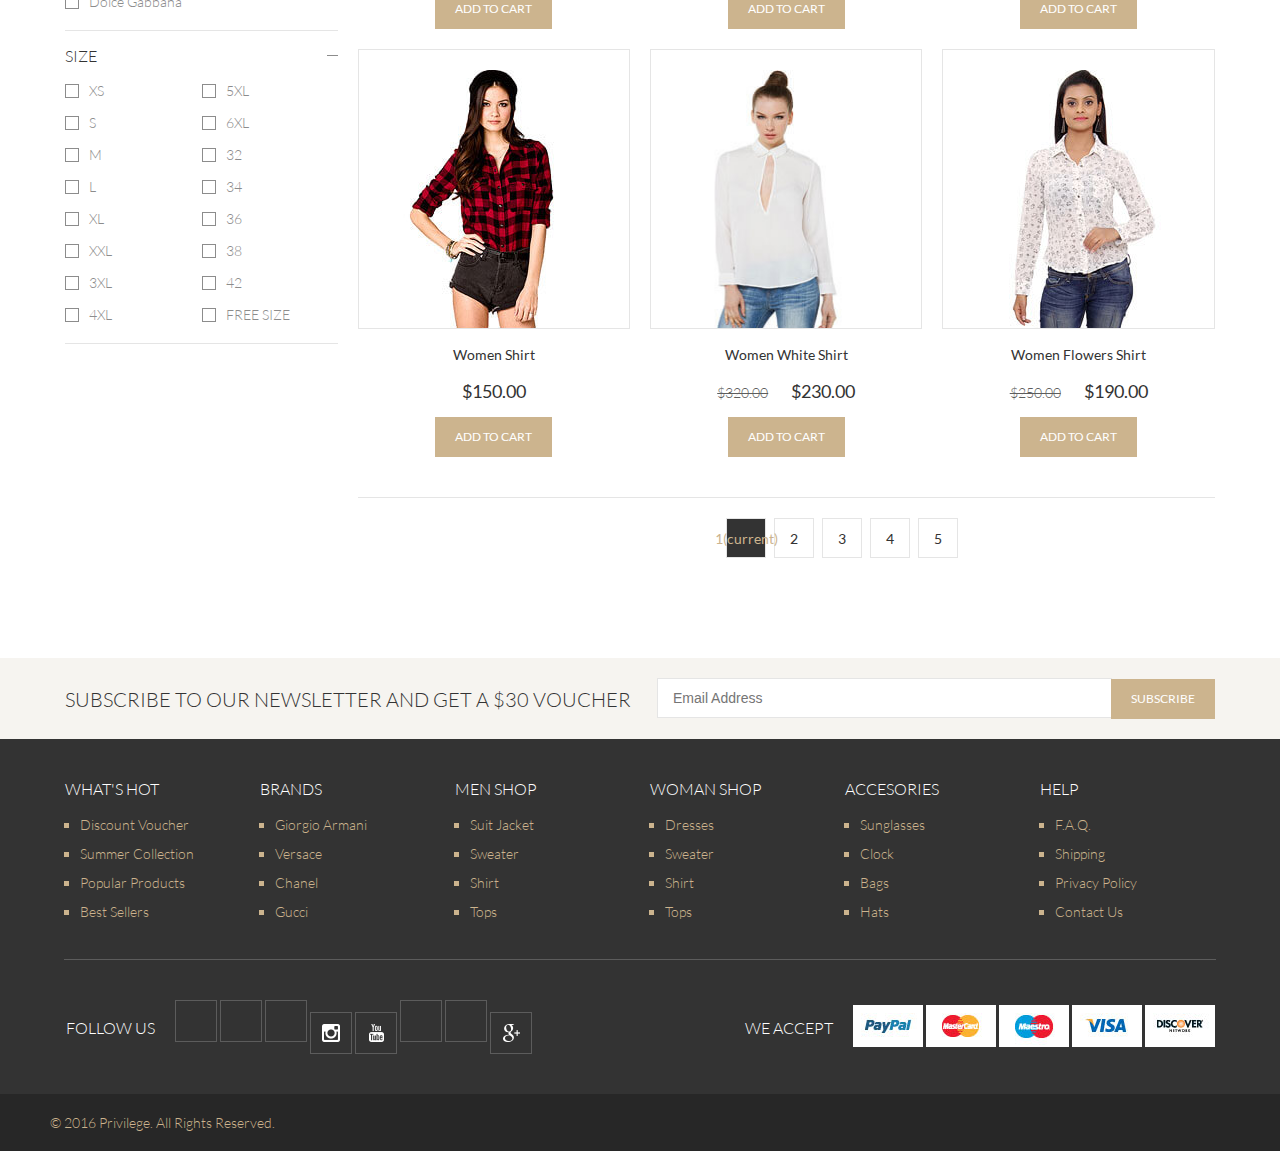
<file: app/women_subcutegory.html>
<!DOCTYPE html>
<html lang="en">

<head>
    <meta charset="UTF-8">
    <meta name="viewport" content="width=device-width, initial-scale=1.0">
    <meta http-equiv="X-UA-Compatible" content="ie=edge">
    <title>Product_details</title>
    <!-- Font awesome -->
    <link rel="stylesheet" href="https://use.fontawesome.com/releases/v5.0.13/css/all.css" integrity="sha384-DNOHZ68U8hZfKXOrtjWvjxusGo9WQnrNx2sqG0tfsghAvtVlRW3tvkXWZh58N9jp"
        crossorigin="anonymous">
    <!-- Slick slider -->
    <link rel="stylesheet" href="css/slick.css">
    <link rel="stylesheet" href="css/slick-theme.css">
    <!-- Style -->
    <link rel="stylesheet" href="css/style.min.css">
</head>

<body>
    <header id="header">
        <div class="top-header">
            <div class="user-controls d-flex justify-content-between container">
                <ul class="settings d-flex">
                    <li>EN
                        <img src="img/open-icon.png" alt="">
                    </li>
                    <li>USD
                        <img src="img/open-icon.png" alt="">
                    </li>
                </ul>
                <ul class="d-flex align-items-center">
                    <li>
                        <img src="img/wishlist-icon.png" alt=""><a href="">Wishlist: 2</a> </li>
                    <li>
                        <img src="img/compare-icon.png" alt=""><a href="">Compare: 3</a></li>
                    <li>
                        <img src="img/login-icon.png" alt=""><a href="">Login</a></li>
                </ul>
            </div>
            <!-- /.user-controls -->

        </div>
        <!-- /.top-header -->
        <div class="bottom-header another-pages">
            <div class="bottom-header-content container d-flex align-items-center">
                <div class="logo"><a href="index.html">Privilege</a></div>
                <!-- /.logo -->
                <div class="header-nav">
                    <a href="index.html">Home</a>
                    <a href="#">about</a>
                    <a href="#">men</a>
                    <a href="#" class="active">women</a>
                    <a href="#">Accesories</a>
                    <a href="#">Blog</a>
                    <a href="#">BUY theme!</a>

                </div>
                <!-- /.header-nav -->
                <form class="d-flex ml-auto">
                    <div class="search-wrap">
                        <input type="text" name="search" id="search" class="search-input">
                        <button class="search-input-btn">
                            <img src="img/search-icon.png" alt="">
                        </button>
                    </div>
                </form>
                <div class="shopping">
                    <a href="checkout.html">
                        <img src="img/cart-icon.png" alt="">
                        <span class="notify-count bg-brown">3</span>
                    </a>
                </div>
                <!-- /.shopping -->
            </div>
            <!-- /.bottom-header-content -->
        </div>
        <!-- /.bottom-header -->
    </header>
    <!-- /#header -->
    <main>
        <div class="bg-light-grey">
            <ul class="breadcrumb container">
                <li>
                    <a href="index.html">Home</a>
                </li>
                <li>
                    <a href="#">Women</a>
                </li>
                <li class="active_breadcrumbs">
                    <a href="#">Shirt</a>
                </li>

            </ul>
            <!-- /.breadcrumb -->
        </div>
        <div class="container">
            <div class="product-title">
                <span>Shirt</span>
            </div>
            <!-- /.product-title -->
            <div class="row">
                <div class="col col-3">
                    <aside id="aside">
                        <div class="aside-section">
                            <div class="section-header">
                                <h3 class="aside-title">Categories</h3>
                                <img src="img/close-icon.jpg" alt="">
                            </div>

                            <ul class="category-list">
                                <li>
                                    <a href="women_subcutegory.html">Dresses</a>
                                </li>
                                <li>
                                    <a href="women_subcutegory.html">Sweater</a>
                                </li>
                                <li class="active-category">
                                    <a href="women_subcutegory.html">Shirt</a>
                                </li>
                                <li>
                                    <a href="women_subcutegory.html">Tops</a>
                                </li>
                            </ul>
                            <!-- /.category-list -->
                        </div>
                        <!-- /.aside-section -->
                        <div class="aside-section">
                            <div class="section-header">
                                <h3 class="aside-title">Price</h3>
                                <img src="img/close-icon.jpg" alt="">
                            </div>

                            <ul class="price-list">
                                <li>
                                    <input type="checkbox" name="price-50" id="price-50" value="0 to 50">
                                    <label for="price-50">0$ to 50$</label>
                                </li>
                                <li>
                                    <input type="checkbox" name="price-100" id="price-100" value="50 to 100">
                                    <label for="price-100">50$ to 100$</label>
                                </li>
                                <li class="active-category">
                                    <input type="checkbox" name="price-200" id="price-200" value="100 to 200">
                                    <label for="price-200">100$ to 200$</label>
                                </li>
                                <li>
                                    <input type="checkbox" name="price-500" id="price-500" value="200 to 500">
                                    <label for="price-500">200$ to 500$</label>
                                </li>
                                <li>
                                    <input type="checkbox" name="price-above" id="price-above" value="abpove 500">
                                    <label for="price-above">500$ and above</label>
                                </li>
                            </ul>
                            <!-- /.price-list -->
                        </div>
                        <!-- /.aside-section -->
                        <div class="aside-section">
                            <div class="section-header">
                                <h3 class="aside-title">Color</h3>
                                <img src="img/close-icon.jpg" alt="">
                            </div>
                            <ul class="color-list">
                                <li>
                                    <input type="checkbox" name="color-gold" id="color-gold" value="gold">
                                    <label for="color-gold">Gold</label>
                                </li>
                                <li>
                                    <input type="checkbox" name="color-silver" id="color-silver" value="silver">
                                    <label for="color-silver">Silver</label>
                                </li>
                                <li>
                                    <input type="checkbox" name="color-black" id="color-black" value="black">
                                    <label for="color-black">Black</label>
                                </li>
                                <li>
                                    <input type="checkbox" name="color-blue" id="color-blue" value="blue">
                                    <label for="color-blue">Blue</label>
                                </li>
                                <li>
                                    <input type="checkbox" name="color-blue-green" id="color-blue-green" value="blue-green">
                                    <label for="color-blue-green">Blue/Green</label>
                                </li>
                                <li>
                                    <input type="checkbox" name="color-blue-purple" id="color-blue-purple" value="blue-purple">
                                    <label for="color-blue-purple">Blue/Purple</label>
                                </li>
                                <li>
                                    <input type="checkbox" name="color-brown" id="color-brown" value="brown">
                                    <label for="color-brown">Brown</label>
                                </li>
                                <li>
                                    <input type="checkbox" name="color-green" id="color-green" value="green">
                                    <label for="color-green">Green</label>
                                </li>
                                <li>
                                    <input type="checkbox" name="color-grey" id="color-grey" value="grey">
                                    <label for="color-grey">Grey</label>
                                </li>
                                <li>
                                    <input type="checkbox" name="color-multi" id="color-multi" value="multi">
                                    <label for="color-multi">Multi</label>
                                </li>
                                <li>
                                    <input type="checkbox" name="color-navy" id="color-navy" value="navy">
                                    <label for="color-navy">Navy</label>
                                </li>
                                <li>
                                    <input type="checkbox" name="color-neutrals" id="color-neutrals" value="neutrals">
                                    <label for="color-neutrals">Neutralas</label>
                                </li>
                                <li>
                                    <input type="checkbox" name="color-nude" id="color-nude" value="nude">
                                    <label for="color-nude">Nude</label>
                                </li>
                                <li>
                                    <input type="checkbox" name="color-orange" id="color-orange" value="orange">
                                    <label for="color-orange">Orange</label>
                                </li>
                                <li>
                                    <input type="checkbox" name="color-pink" id="color-pink" value="pink">
                                    <label for="color-pink">Pink</label>
                                </li>
                                <li>
                                    <input type="checkbox" name="color-pink-purple" id="color-pink-purple" value="pink-purple">
                                    <label for="color-pink-purple">Pink/Purple</label>
                                </li>
                                <li>
                                    <input type="checkbox" name="color-purple" id="color-purple" value="purple">
                                    <label for="color-purple">Purple</label>
                                </li>
                                <li>
                                    <input type="checkbox" name="color-red" id="color-red" value="red">
                                    <label for="color-red">Red</label>
                                </li>
                                <li>
                                    <input type="checkbox" name="color-red-orange" id="color-red-orange" value="red-orange">
                                    <label for="color-red-orange">Red/Orange</label>
                                </li>
                                <li>
                                    <input type="checkbox" name="color-red-purple" id="color-red-purple" value="red-purple">
                                    <label for="color-red-purple">Red/Purple</label>
                                </li>
                                <li>
                                    <input type="checkbox" name="color-white" id="color-white" value="white">
                                    <label for="color-white">White</label>
                                </li>
                                <li>
                                    <input type="checkbox" name="color-yellow" id="color-yellow" value="yellow">
                                    <label for="color-yellow">Yellow</label>
                                </li>
                            </ul>
                            <!-- /.price-list -->
                        </div>
                        <!-- /.aside-section -->
                        <div class="aside-section">
                            <div class="section-header">
                                <h3 class="aside-title">Brand</h3>
                                <img src="img/close-icon.jpg" alt="">
                            </div>
                            <ul class="brand-list">
                                <li>
                                    <input type="checkbox" name="brand-giorgio-armani" id="brand-giorgio-armani" value="giorgio-armani">
                                    <label for="brand-giorgio-armani">Giorgio Armani</label>
                                </li>
                                <li>
                                    <input type="checkbox" name="brand-versace" id="brand-versace" value="versace">
                                    <label for="brand-versace">Versace</label>
                                </li>
                                <li>
                                    <input type="checkbox" name="brand-glenmuir" id="brand-glenmuir" value="glenmuir">
                                    <label for="brand-glenmuir">Glenmuir</label>
                                </li>
                                <li>
                                    <input type="checkbox" name="brand-chanel" id="brand-chanel" value="chanel">
                                    <label for="brand-chanel">Chanel</label>
                                </li>
                                <li>
                                    <input type="checkbox" name="brand-gucci" id="brand-gucci" value="gucci">
                                    <label for="brand-gucci">Gucci</label>
                                </li>
                                <li>
                                    <input type="checkbox" name="brand-louis-vitton" id="brand-louis-vitton" value="louis-vitton">
                                    <label for="brand-louis-vitton">Louis Vitton</label>
                                </li>
                                <li>
                                    <input type="checkbox" name="brand-dolce-gabbana" id="brand-dolce-gabbana" value="dolce-gabbana">
                                    <label for="brand-dolce-gabbana">Dolce Gabbana</label>
                                </li>

                            </ul>
                            <!-- /.brand-list -->
                        </div>
                        <!-- /.aside-section -->
                        <div class="aside-section">
                            <div class="section-header">
                                <h3 class="aside-title">Size</h3>
                                <img src="img/close-icon.jpg" alt="">
                            </div>
                            <div class="aside-checkbox-size d-flex">
                                <ul class="size-list">
                                    <li>
                                        <input type="checkbox" name="size-xs" id="size-xs" value="xs">
                                        <label for="size-xs">XS</label>
                                    </li>
                                    <li>
                                        <input type="checkbox" name="size-s" id="size-s" value="s">
                                        <label for="size-s">S</label>
                                    </li>
                                    <li>
                                        <input type="checkbox" name="size-m" id="size-m" value="m">
                                        <label for="size-m">M</label>
                                    </li>
                                    <li>
                                        <input type="checkbox" name="size-l" id="size-l" value="l">
                                        <label for="size-l">L</label>
                                    </li>
                                    <li>
                                        <input type="checkbox" name="size-xl" id="size-xl" value="xl">
                                        <label for="size-xl">XL</label>
                                    </li>
                                    <li>
                                        <input type="checkbox" name="size-xxl" id="size-xxl" value="xxl">
                                        <label for="size-xxl">XXL</label>
                                    </li>
                                    <li>
                                        <input type="checkbox" name="size-3xl" id="size-3xl" value="3xl">
                                        <label for="size-3xl">3XL</label>
                                    </li>
                                    <li>
                                        <input type="checkbox" name="size-4xl" id="size-4xl" value="4xl">
                                        <label for="size-4xl">4XL</label>
                                    </li>
                                </ul>
                                <ul class="size-list">
                                    <li>
                                        <input type="checkbox" name="size-5xl" id="size-5xl" value="5xl">
                                        <label for="size-5xl">5XL</label>
                                    </li>
                                    <li>
                                        <input type="checkbox" name="size-6xl" id="size-6xl" value="6xl">
                                        <label for="size-6xl">6XL</label>
                                    </li>
                                    <li>
                                        <input type="checkbox" name="size-32" id="size-32" value="32">
                                        <label for="size-32">32</label>
                                    </li>
                                    <li>
                                        <input type="checkbox" name="size-34" id="size-34" value="34">
                                        <label for="size-34">34</label>
                                    </li>
                                    <li>
                                        <input type="checkbox" name="size-36" id="size-36" value="36">
                                        <label for="size-36">36</label>
                                    </li>
                                    <li>
                                        <input type="checkbox" name="size-38" id="size-38" value="38">
                                        <label for="size-38">38</label>
                                    </li>
                                    <li>
                                        <input type="checkbox" name="size-42" id="size-42" value="42">
                                        <label for="size-42">42</label>
                                    </li>
                                    <li>
                                        <input type="checkbox" name="size-free-size" id="size-free-size" value="free-size">
                                        <label for="size-free-size">FREE SIZE</label>
                                    </li>
                                </ul>
                                <!-- /.size-list -->
                            </div>
                            <!-- /.aside-checkbox-size -->
                        </div>
                        <!-- /.aside-section -->
                    </aside>
                    <!-- /#aside -->
                </div>
                <!-- /.col col-3 -->
                <div class="col col-9">
                    <div class="view-controls bg-light-grey d-flex justify-content-between">
                        <form>
                            <div class="select-style select-sort-by">


                                <label for="sort-by">Sort by</label>
                                <select name="filter-sort" id="sort-by">
                                    <option value="default">Default</option>
                                    <option value="hight-to-low">Price: hight to low</option>
                                    <option value="low-to-hight">Price: low to hight</option>
                                    <option value="newest">Newest</option>
                                </select>
                            </div>
                            <!-- /.select-style -->
                            <div class="select-style select-show">
                                <label for="show">Show</label>
                                <select name="filter-show" id="show">
                                    <option value="12">12</option>
                                    <option value="16">16</option>
                                    <option value="24">24</option>
                                    <option value="36">36</option>
                                </select>
                            </div>
                            <!-- /.select-style -->

                        </form>
                        <div class="view d-flex align-items-center">
                            <span>View:</span>
                            <div class="active-view d-flex align-items-center justify-content-center">
                                <img src="img/view1.png" alt="">
                            </div>
                            <div>
                                <img src="img/view2.png" alt="">
                            </div>

                        </div>
                        <!-- /.view -->
                    </div>
                    <!-- /.view-controls -->
                    <div class="row women-sub">
                        <div class="card col col-4">
                            <div class="card-img">
                                <a href="product_details.html">
                                    <img src="img/product-img-1.jpg" alt="">
                                </a>
                            </div>
                            <!-- /.card-img -->
                            <div class="card-title">
                                <a href="product_details.html">
                                    <h6>Women White Shirt</h6>
                                </a>
                            </div>
                            <!-- /.card-title -->
                            <div class="card-price">$150.00</div>
                            <!-- /.card-price -->
                            <button class="btn btn-card">Add to cart</button>
                        </div>
                        <!-- /.card col col-4 -->

                        <div class="card col col-4">
                            <div class="card-img">
                                <a href="product_details.html">
                                    <img src="img/category-shirt/photo-2.jpg" alt="">
                                </a>
                            </div>
                            <!-- /.card-img -->
                            <div class="card-title">
                                <a href="product_details.html">
                                    <h6>Women Shirt Summer</h6>
                                </a>
                            </div>
                            <!-- /.card-title -->
                            <div class="card-price">
                                <span class="old-price">$320.00</span>
                                <span class="new-price">$230.00</span>
                            </div>
                            <!-- /.card-price -->
                            <button class="btn btn-card">Add to cart</button>
                        </div>
                        <!-- /.card col col-4 -->
                        <div class="card col col-4">
                            <div class="card-img">
                                <a href="product_details.html">
                                    <img src="img/category-shirt/photo-3.jpg" alt="">
                                </a>
                            </div>
                            <!-- /.card-img -->
                            <div class="card-title">
                                <a href="product_details.html">
                                    <h6>Women Jeans Shirt</h6>
                                </a>
                            </div>
                            <!-- /.card-title -->
                            <div class="card-price">
                                <span class="old-price">$250.00</span>
                                <span class="new-price">$190.00</span>
                            </div>
                            <!-- /.card-price -->
                            <button class="btn btn-card">Add to cart</button>
                        </div>
                        <!-- /.card col col-4 -->
                        <div class="card col col-4">
                            <div class="card-img">
                                <a href="product_details.html">
                                    <img src="img/category-shirt/photo-4.jpg" alt="">
                                </a>
                            </div>
                            <!-- /.card-img -->
                            <div class="card-title">
                                <a href="product_details.html">
                                    <h6>Women Flowers Shirt</h6>
                                </a>
                            </div>
                            <!-- /.card-title -->
                            <div class="card-price">

                                <span class="card-price">$150.00</span>
                            </div>
                            <!-- /.card-price -->
                            <button class="btn btn-card">Add to cart</button>
                        </div>
                        <div class="card col col-4">
                            <div class="card-img">
                                <a href="product_details.html">
                                    <img src="img/category-shirt/photo-5.jpg" alt="">
                                </a>
                            </div>
                            <!-- /.card-img -->
                            <div class="card-title">
                                <a href="product_details.html">
                                    <h6>Women Shirt</h6>
                                </a>
                            </div>
                            <!-- /.card-title -->
                            <div class="card-price">
                                <span class="old-price">$320.00</span>
                                <span class="new-price">$230.00</span>
                            </div>
                            <!-- /.card-price -->
                            <button class="btn btn-card">Add to cart</button>
                        </div>
                        <div class="card col col-4">
                            <div class="card-img">
                                <a href="product_details.html">
                                    <img src="img/category-shirt/photo-6.jpg" alt="">
                                </a>
                            </div>
                            <!-- /.card-img -->
                            <div class="card-title">
                                <a href="product_details.html">
                                    <h6>Women White Shirt</h6>
                                </a>
                            </div>
                            <!-- /.card-title -->
                            <div class="card-price">
                                <span class="old-price">$250.00</span>
                                <span class="new-price">$190.00</span>
                            </div>
                            <!-- /.card-price -->
                            <button class="btn btn-card">Add to cart</button>
                        </div>
                        <div class="card col col-4">
                            <div class="card-img">
                                <a href="product_details.html">
                                    <img src="img/category-shirt/photo-2.jpg" alt="">
                                </a>
                            </div>
                            <!-- /.card-img -->
                            <div class="card-title">
                                <a href="product_details.html">
                                    <h6>Women Shirt Summer</h6>
                                </a>
                            </div>
                            <!-- /.card-title -->
                            <div class="card-price">

                                <span class="card-price">$150.00</span>
                            </div>
                            <!-- /.card-price -->
                            <button class="btn btn-card">Add to cart</button>
                        </div>
                        <div class="card col col-4">
                            <div class="card-img">
                                <a href="product_details.html">
                                    <img src="img/category-shirt/photo-8.jpg" alt="">
                                </a>
                            </div>
                            <!-- /.card-img -->
                            <div class="card-title">
                                <a href="product_details.html">
                                    <h6>Women Blue Shirt</h6>
                                </a>
                            </div>
                            <!-- /.card-title -->
                            <div class="card-price">
                                <span class="old-price">$320.00</span>
                                <span class="new-price">$230.00</span>
                            </div>
                            <!-- /.card-price -->
                            <button class="btn btn-card">Add to cart</button>
                        </div>
                        <div class="card col col-4">
                            <div class="card-img">
                                <a href="product_details.html">
                                    <img src="img/category-shirt/photo-9.jpg" alt="">
                                </a>
                            </div>
                            <!-- /.card-img -->
                            <div class="card-title">
                                <a href="product_details.html">
                                    <h6>Women White Shirt</h6>
                                </a>
                            </div>
                            <!-- /.card-title -->
                            <div class="card-price">
                                <span class="old-price">$250.00</span>
                                <span class="new-price">$190.00</span>
                            </div>
                            <!-- /.card-price -->
                            <button class="btn btn-card">Add to cart</button>
                        </div>
                        <div class="card col col-4">
                            <div class="card-img">
                                <a href="product_details.html">
                                    <img src="img/category-shirt/photo-10.jpg" alt="">
                                </a>
                            </div>
                            <!-- /.card-img -->
                            <div class="card-title">
                                <a href="product_details.html">
                                    <h6>Women Shirt</h6>
                                </a>
                            </div>
                            <!-- /.card-title -->
                            <div class="card-price">

                                <span class="card-price">$150.00</span>
                            </div>
                            <!-- /.card-price -->
                            <button class="btn btn-card">Add to cart</button>
                        </div>
                        <div class="card col col-4">
                            <div class="card-img">
                                <a href="product_details.html">
                                    <img src="img/category-shirt/photo-11.jpg" alt="">
                                </a>
                            </div>
                            <!-- /.card-img -->
                            <div class="card-title">
                                <a href="product_details.html">
                                    <h6>Women White Shirt</h6>
                                </a>
                            </div>
                            <!-- /.card-title -->
                            <div class="card-price">
                                <span class="old-price">$320.00</span>
                                <span class="new-price">$230.00</span>
                            </div>
                            <!-- /.card-price -->
                            <button class="btn btn-card">Add to cart</button>
                        </div>
                        <div class="card col col-4">
                            <div class="card-img">
                                <a href="product_details.html">
                                    <img src="img/category-shirt/photo-12.jpg" alt="">
                                </a>
                            </div>
                            <!-- /.card-img -->
                            <div class="card-title">
                                <a href="product_details.html">
                                    <h6>Women Flowers Shirt</h6>
                                </a>
                            </div>
                            <!-- /.card-title -->
                            <div class="card-price">
                                <span class="old-price">$250.00</span>
                                <span class="new-price">$190.00</span>
                            </div>
                            <!-- /.card-price -->
                            <button class="btn btn-card">Add to cart</button>
                        </div>
                    </div>
                    <!-- /.row -->
                    <nav class="pagination-block d-flex" aria-label="...">
                        <ul class="pagination d-flex">
                            <li class="page-item active-page">
                                <a class="page-link" href="#">1
                                    <span class="sr-only">(current)</span>
                                </a>
                            </li>
                            <li class="page-item ">
                                <a class="page-link" href="#">2</a>
                            </li>
                            <li class="page-item">
                                <a class="page-link" href="#">3</a>
                            </li>
                            <li class="page-item">
                                <a class="page-link" href="#">4</a>
                            </li>
                            <li class="page-item">
                                <a class="page-link" href="#">5</a>
                            </li>
                        </ul>
                    </nav>
                </div>
                <!-- /.col col-9 -->
            </div>
            <!-- /.row -->
        </div>
        <!-- /.container -->

    </main>
    <footer id="footer" class="bg-light-grey">
        <div class="top-footer">
            <div class="row container d-flex align-items-center">
                <div class="col col-6">
                    <span>Subscribe to our newsletter and get a $30 voucher</span>
                </div>
                <!-- /.col col-6 -->
                <div class="col col-6 d-flex justify-content-end">
                    <form class="subscribe-form">
                        <input type="email" name="email" id="email" placeholder="Email Address">
                        <button class="btn btn-subscribe">subscribe</button>
                    </form>
                    <!-- /.subscribe-form -->
                </div>
                <!-- /.col col-6 -->
            </div>
            <!-- /.row -->
        </div>
        <!-- /.top-footer -->

        <div class="bottom-footer bg-grey">
            <div class="footer-category container">
                <div class="row">
                    <div class="col col-2">
                        <div class="ul-title">WHAT'S HOT</div>
                        <ul>
                            <li>
                                <a href="#">Discount Voucher</a>
                            </li>
                            <li>
                                <a href="#">Summer Collection</a>
                            </li>
                            <li>
                                <a href="#">Popular Products</a>
                            </li>
                            <li>
                                <a href="#">Best Sellers</a>
                            </li>
                        </ul>

                    </div>
                    <!-- /.col col-2 -->
                    <div class="col col-2">
                        <div class="ul-title">Brands</div>
                        <ul>
                            <li>
                                <a href="#">Giorgio Armani</a>
                            </li>
                            <li>
                                <a href="#">Versace</a>
                            </li>
                            <li>
                                <a href="#">Chanel</a>
                            </li>
                            <li>
                                <a href="#">Gucci</a>
                            </li>
                        </ul>
                    </div>
                    <!-- /.col col-2 -->
                    <div class="col col-2">
                            <div class="ul-title">Men shop</div>
                            <ul>
                                <li>
                                    <a href="women_subcutegory.html">Suit Jacket</a>
                                </li>
                                <li>
                                    <a href="women_subcutegory.html">Sweater</a>
                                </li>
                                <li>
                                    <a href="women_subcutegory.html">Shirt</a>
                                </li>
                                <li>
                                    <a href="women_subcutegory.html">Tops</a>
                                </li>
                            </ul>
                        </div>
                        <!-- /.col col-2 -->
                        <div class="col col-2">
                            <div class="ul-title">Woman shop</div>
                            <ul>
                                <li>
                                    <a href="women_subcutegory.html">Dresses</a>
                                </li>
                                <li>
                                    <a href="women_subcutegory.html">Sweater</a>
                                </li>
                                <li>
                                    <a href="women_subcutegory.html">Shirt</a>
                                </li>
                                <li>
                                    <a href="women_subcutegory.html">Tops</a>
                                </li>
                            </ul>
                        </div>
                        <!-- /.col col-2 -->
                    <div class="col col-2">
                        <div class="ul-title">Accesories</div>
                        <ul>
                            <li>
                                <a href="#">Sunglasses</a>
                            </li>
                            <li>
                                <a href="#">Clock</a>
                            </li>
                            <li>
                                <a href="#">Bags</a>
                            </li>
                            <li>
                                <a href="#">Hats</a>
                            </li>
                        </ul>
                    </div>
                    <!-- /.col col-2 -->
                    <div class="col col-2">
                        <div class="ul-title">Help</div>
                        <ul>
                            <li>
                                <a href="#">F.A.Q.</a>
                            </li>
                            <li>
                                <a href="#">Shipping</a>
                            </li>
                            <li>
                                <a href="#">Privacy Policy</a>
                            </li>
                            <li>
                                <a href="#">Contact Us</a>
                            </li>
                        </ul>
                    </div>
                    <!-- /.col col-2 -->
                </div>
                <!-- /.row -->
            </div>
            <!-- /.footer-category -->
            <div class="container social">
                <div class="row d-flex justify-content-between">

                    <div class="col col-6 social-nav d-flex align-items-center">
                        <div>Follow us</div>
                        <ul>
                                <li><a href="#"><i class="fab fa-facebook-f"></i></a></li>
                                <li><a href=""><i class="fab fa-twitter"></i></a></li>
                                <li><a href=""><i class="fab fa-pinterest-p"></i></a></li>
                                <li><a href=""><img src="img/instagram.png" alt=""></a></li>
                                <li><a href=""><img src="img/youtube.png" alt=""></a></li>
                                <li><a href=""><i class="fab fa-behance"></i></a></li>
                                <li><a href=""><i class="fab fa-dribbble"></i></a></li>
                                <li><a href=""><img src="img/google-plus.png" alt=""></a></li>
                        </ul>
                    </div>
                    <!-- /.social-nav -->
                    <div class="col col-6 we-acccept d-flex justify-content-end align-items-center">
                        <div class="pay-nav">We accept</div>
                        <ul>
                            <li>
                                <img src="img/paypal.jpg" alt="">
                            </li>
                            <li>
                                <img src="img/mastercard.jpg" alt="">
                            </li>
                            <li>
                                <img src="img/maestro.jpg" alt="">
                            </li>
                            <li>
                                <img src="img/visa.jpg" alt="">
                            </li>
                            <li>
                                <img src="img/discover.jpg" alt="">
                            </li>
                        </ul>

                    </div>
                    <!-- /.we-acccept -->

                </div>
                <!-- /.row -->
            </div>
            <!-- /.conteiner -->
        </div>
        <!-- /.bottom-footer -->
        <div class="copyright bg-dark-grey">
            <div class="container">
                <span>© 2016 Privilege. All Rights Reserved.</span>
            </div>
            <!-- /.container -->

        </div>
        <!-- /.copyright -->

    </footer>
    <!-- /#footer -->
    <!-- /#main -->
    <!-- jQuery -->
    <script src="https://code.jquery.com/jquery-3.3.1.min.js" integrity="sha256-FgpCb/KJQlLNfOu91ta32o/NMZxltwRo8QtmkMRdAu8="
        crossorigin="anonymous"></script>
    <script src="https://cdnjs.cloudflare.com/ajax/libs/popper.js/1.14.0/umd/popper.min.js" integrity="sha384-cs/chFZiN24E4KMATLdqdvsezGxaGsi4hLGOzlXwp5UZB1LY//20VyM2taTB4QvJ"
        crossorigin="anonymous"></script>
    <script src="https://ajax.googleapis.com/ajax/libs/jquery/1.12.4/jquery.min.js"></script>
    <!-- slick-slider -->
    <script src="js/slick.js" type="text/javascript" charset="utf-8"></script>
    <!-- Init plugins -->
    <script src="js/init.js"></script>
    <script>
        $('.section-header').on('click', function(){
	$(this).next().slideToggle();
});
    </script>
</body>

</html>
</file>
<file: app/css/style.css>
.row {
  margin: 0 -10px; }

.row::after {
  content: '';
  clear: both;
  display: block; }

.col {
  float: left;
  position: relative;
  padding-left: 10px;
  padding-right: 10px; }

.col-1 {
  width: 8.33333%; }

.col-2 {
  width: 16.66667%; }

.col-3 {
  width: 25.0%; }

.col-4 {
  width: 33.33333%; }

.col-5 {
  width: 41.66667%; }

.col-6 {
  width: 50.0%; }

.col-7 {
  width: 58.33333%; }

.col-8 {
  width: 66.66667%; }

.col-9 {
  width: 75.0%; }

.col-10 {
  width: 83.33333%; }

.col-11 {
  width: 91.66667%; }

.col-12 {
  width: 100.0%; }

@font-face {
  font-family: 'latolight';
  src: url("../fonts/lato-light-webfont.woff2") format("woff2"), url("../fonts/lato-light-webfont.woff") format("woff");
  font-weight: normal;
  font-style: normal; }

@font-face {
  font-family: 'latoregular';
  src: url("../fonts/lato-regular-webfont.woff2") format("woff2"), url("../fonts/lato-regular-webfont.woff") format("woff");
  font-weight: normal;
  font-style: normal; }

@font-face {
  font-family: 'audreyregular';
  src: url("../fonts/audrey-normal-webfont.woff2") format("woff2"), url("../fonts/audrey-normal-webfont.woff") format("woff");
  font-weight: normal;
  font-style: normal; }

/* RESET CSS */
* {
  -webkit-box-sizing: border-box;
  -moz-box-sizing: border-box;
       box-sizing: border-box; }

html {
  font-size: 14px; }

body {
  margin: 0;
  color: #333333;
  font-family: "latolight", sans-serif; }

h1, h2, h3, h4, h5, h6, p {
  margin: 0;
  font-weight: inherit;
  font-size: inherit; }

a {
  color: inherit;
  text-decoration: none; }

a:hover, a:active, a:focus {
  color: inherit;
  text-decoration: none; }

ul, ol {
  list-style: none;
  padding: 0;
  margin: 0; }

img {
  max-width: 100%; }

textarea {
  resize: vertical; }

button {
  outline: none;
  border: none;
  background-color: transparent;
  cursor: pointer; }

button:hover, button:active, button:focus {
  outline: none !important; }

/* RESET END */
/* FLEX UTILITY */
/* === display === */
.d-flex {
  display: -webkit-box;
  display: -ms-flexbox;
  display: -webkit-flex;
  display: -moz-box;
  display: flex; }

/* === direction === */
.flex-row {
  -webkit-box-orient: horizontal;
  -webkit-box-direction: normal;
  -ms-flex-direction: row;
  -webkit-flex-direction: row;
     -moz-box-orient: horizontal;
     -moz-box-direction: normal;
          flex-direction: row; }

.flex-row-revers {
  -webkit-box-orient: horizontal;
  -webkit-box-direction: reverse;
  -ms-flex-direction: row-reverse;
  -webkit-flex-direction: row-reverse;
     -moz-box-orient: horizontal;
     -moz-box-direction: reverse;
          flex-direction: row-reverse; }

.flex-column {
  -webkit-box-orient: vertical;
  -webkit-box-direction: normal;
  -ms-flex-direction: column;
  -webkit-flex-direction: column;
     -moz-box-orient: vertical;
     -moz-box-direction: normal;
          flex-direction: column; }

.flex-column-revers {
  -webkit-box-orient: vertical;
  -webkit-box-direction: reverse;
  -ms-flex-direction: column-reverse;
  -webkit-flex-direction: column-reverse;
     -moz-box-orient: vertical;
     -moz-box-direction: reverse;
          flex-direction: column-reverse; }

/* === wrap === */
.flex-wrap {
  -ms-flex-wrap: wrap;
  -webkit-flex-wrap: wrap;
          flex-wrap: wrap; }

.flex-nowrap {
  -ms-flex-wrap: nowrap;
  -webkit-flex-wrap: nowrap;
          flex-wrap: nowrap; }

/* === spacing === */
.ml-auto {
  margin-left: auto; }

.mr-auto {
  margin-right: auto; }

.mt-auto {
  margin-top: auto; }

.mb-auto {
  margin-bottom: auto; }

.m-auto {
  margin: auto; }

.mx-auto {
  margin-left: auto;
  margin-right: auto; }

.my-auto {
  margin-top: auto;
  margin-bottom: auto; }

/* === justify === */
.justify-content-start {
  -webkit-box-pack: start;
  -ms-flex-pack: start;
  -webkit-justify-content: flex-start;
     -moz-box-pack: start;
          justify-content: flex-start; }

.justify-content-end {
  -webkit-box-pack: end;
  -ms-flex-pack: end;
  -webkit-justify-content: flex-end;
     -moz-box-pack: end;
          justify-content: flex-end; }

.justify-content-center {
  -webkit-box-pack: center;
  -ms-flex-pack: center;
  -webkit-justify-content: center;
     -moz-box-pack: center;
          justify-content: center; }

.justify-content-between {
  -webkit-box-pack: justify;
  -ms-flex-pack: justify;
  -webkit-justify-content: space-between;
     -moz-box-pack: justify;
          justify-content: space-between; }

.justify-content-around {
  -ms-flex-pack: distribute;
  -webkit-justify-content: space-around;
          justify-content: space-around; }

/* === align-items === */
.align-items-start {
  -webkit-box-align: start;
  -ms-flex-align: start;
  -webkit-align-items: flex-start;
     -moz-box-align: start;
          align-items: flex-start; }

.align-items-end {
  -webkit-box-align: end;
  -ms-flex-align: end;
  -webkit-align-items: flex-end;
     -moz-box-align: end;
          align-items: flex-end; }

.align-items-center {
  -webkit-box-align: center;
  -ms-flex-align: center;
  -webkit-align-items: center;
     -moz-box-align: center;
          align-items: center; }

.align-items-baseline {
  -webkit-box-align: baseline;
  -ms-flex-align: baseline;
  -webkit-align-items: baseline;
     -moz-box-align: baseline;
          align-items: baseline; }

.align-items-stretch {
  -webkit-box-align: stretch;
  -ms-flex-align: stretch;
  -webkit-align-items: stretch;
     -moz-box-align: stretch;
          align-items: stretch; }

/* === align-content === */
.align-content-start {
  -ms-flex-line-pack: start;
  -webkit-align-content: flex-start;
          align-content: flex-start; }

.align-content-end {
  -ms-flex-line-pack: end;
  -webkit-align-content: flex-end;
          align-content: flex-end; }

.align-content-center {
  -ms-flex-line-pack: center;
  -webkit-align-content: center;
          align-content: center; }

.align-content-between {
  -ms-flex-line-pack: justify;
  -webkit-align-content: space-between;
          align-content: space-between; }

.align-content-around {
  -ms-flex-line-pack: distribute;
  -webkit-align-content: space-around;
          align-content: space-around; }

/* === align-self === */
.align-self-start {
  -ms-flex-item-align: start;
  -webkit-align-self: flex-start;
          align-self: flex-start; }

.align-self-end {
  -ms-flex-item-align: end;
  -webkit-align-self: flex-end;
          align-self: flex-end; }

.align-self-center {
  -ms-flex-item-align: center;
  -webkit-align-self: center;
          align-self: center; }

.align-self-baseline {
  -ms-flex-item-align: baseline;
  -webkit-align-self: baseline;
          align-self: baseline; }

.align-self-stretch {
  -ms-flex-item-align: stretch;
  -webkit-align-self: stretch;
          align-self: stretch; }

/* === order === */
.order-1 {
  -webkit-box-ordinal-group: 2;
  -ms-flex-order: 1;
  -webkit-order: 1;
     -moz-box-ordinal-group: 2;
          order: 1; }

.order-2 {
  -webkit-box-ordinal-group: 3;
  -ms-flex-order: 2;
  -webkit-order: 2;
     -moz-box-ordinal-group: 3;
          order: 2; }

.order-3 {
  -webkit-box-ordinal-group: 4;
  -ms-flex-order: 3;
  -webkit-order: 3;
     -moz-box-ordinal-group: 4;
          order: 3; }

.order-4 {
  -webkit-box-ordinal-group: 5;
  -ms-flex-order: 4;
  -webkit-order: 4;
     -moz-box-ordinal-group: 5;
          order: 4; }

.order-5 {
  -webkit-box-ordinal-group: 6;
  -ms-flex-order: 5;
  -webkit-order: 5;
     -moz-box-ordinal-group: 6;
          order: 5; }

.order-6 {
  -webkit-box-ordinal-group: 7;
  -ms-flex-order: 6;
  -webkit-order: 6;
     -moz-box-ordinal-group: 7;
          order: 6; }

.order-7 {
  -webkit-box-ordinal-group: 8;
  -ms-flex-order: 7;
  -webkit-order: 7;
     -moz-box-ordinal-group: 8;
          order: 7; }

.order-8 {
  -webkit-box-ordinal-group: 9;
  -ms-flex-order: 8;
  -webkit-order: 8;
     -moz-box-ordinal-group: 9;
          order: 8; }

.order-9 {
  -webkit-box-ordinal-group: 10;
  -ms-flex-order: 9;
  -webkit-order: 9;
     -moz-box-ordinal-group: 10;
          order: 9; }

.order-10 {
  -webkit-box-ordinal-group: 11;
  -ms-flex-order: 10;
  -webkit-order: 10;
     -moz-box-ordinal-group: 11;
          order: 10; }

.order-11 {
  -webkit-box-ordinal-group: 12;
  -ms-flex-order: 11;
  -webkit-order: 11;
     -moz-box-ordinal-group: 12;
          order: 11; }

.order-12 {
  -webkit-box-ordinal-group: 13;
  -ms-flex-order: 12;
  -webkit-order: 12;
     -moz-box-ordinal-group: 13;
          order: 12; }

/* FLEX UTILITY END */
.bg-grey {
  background-color: #333333; }

.bg-brown {
  background-color: #ccb48e; }

.bg-dark-grey {
  background-color: #272727; }

.bg-light-grey {
  background-color: #f6f4f0; }

.text-color-brown {
  color: #ccb48e !important; }

.container {
  width: 1200px;
  max-width: 1180px;
  padding: 0 15px;
  margin: auto; }

.container-fluid {
  padding: 0 15px; }

.btn {
  font-family: "latoregular", sans-serif;
  color: #fff;
  text-transform: uppercase;
  font-size: 0.857142rem;
  background-color: #ccb48e;
  line-height: 1; }

.btn-subscribe {
  padding: 14px 20px; }

.btn-submit {
  padding: 17px 37px;
  margin-top: 16px; }

.btn-card {
  margin-top: 15px;
  padding: 14px 20px; }

.btn-order {
  padding: 17px 50px;
  margin-top: 16px; }

.card {
  text-align: center; }
  .card .card-img {
    border: 1px solid #e5e5e5;
    height: 280px;
    overflow: hidden;
    position: relative; }
    .card .card-img .new-product {
      text-transform: uppercase;
      position: absolute;
      top: -40px;
      right: -40px;
      background-color: #f6f4f0;
      width: 80px;
      height: 80px;
      -webkit-transform: rotate(45deg);
         -moz-transform: rotate(45deg);
          -ms-transform: rotate(45deg);
           -o-transform: rotate(45deg);
              transform: rotate(45deg);
      padding: 5px;
      color: #ccb48e;
      font-family: "latoregular", sans-serif; }
    .card .card-img img {
      margin-top: 20px;
      -moz-background-size: cover;
        -o-background-size: cover;
           background-size: cover; }
  .card .card-title {
    font-family: "latoregular", sans-serif;
    padding-top: 17px; }
  .card .card-price {
    font-family: "latoregular", sans-serif;
    font-size: 1.2857rem;
    padding-top: 17px; }
    .card .card-price .old-price {
      font-size: 1rem;
      font-family: "latolight", sans-serif;
      color: #5d5d5d;
      text-decoration: line-through;
      margin-right: 20px; }

#header .top-header ul li img {
  margin-right: 10px; }

#header .top-header {
  background-color: #333333; }
  #header .top-header .settings li {
    cursor: pointer; }
    #header .top-header .settings li img {
      margin-right: 0px;
      margin-left: 10px; }
  #header .top-header ul {
    padding: 12px 0; }
    #header .top-header ul li {
      color: #ccb48e;
      display: -webkit-box;
      display: -webkit-flex;
      display: -moz-box;
      display: -ms-flexbox;
      display: flex;
      -webkit-box-align: center;
      -webkit-align-items: center;
         -moz-box-align: center;
          -ms-flex-align: center;
              align-items: center; }
    #header .top-header ul li + li {
      border-left: 1px solid #ccb48e;
      margin-left: 20px;
      padding-left: 20px; }

#header .bottom-header {
  background-color: rgba(244, 243, 242, 0.9);
  position: absolute;
  top: 40px;
  left: 0;
  width: 100%;
  z-index: 1; }
  #header .bottom-header.another-pages {
    position: inherit;
    background-color: #fff; }
  #header .bottom-header .logo {
    font-family: "audreyregular", sans-serif;
    font-size: 1.5714rem;
    color: #333333;
    text-transform: uppercase;
    padding: 27px 0 27px 0;
    margin-right: 85px; }
  #header .bottom-header .header-nav a {
    font-family: "latolight", sans-serif;
    font-size: 1.1428rem;
    text-transform: uppercase; }
    #header .bottom-header .header-nav a.active {
      border-bottom: 1px solid #333333; }
  #header .bottom-header .header-nav a + a {
    margin-left: 37px; }
  #header .bottom-header .header-nav a:last-child {
    font-family: "latoregular", sans-serif; }
  #header .bottom-header .shopping {
    position: relative;
    font-size: 1.2rem;
    margin-left: 35px;
    margin-right: 15px;
    color: #393939; }
    #header .bottom-header .shopping .notify-count {
      color: #fff;
      -webkit-border-radius: 50%;
         -moz-border-radius: 50%;
              border-radius: 50%;
      position: absolute;
      top: -11px;
      left: 9px;
      height: 20px;
      width: 20px;
      text-align: center;
      font-size: 1rem; }
  #header .bottom-header .search-wrap {
    max-width: 210px;
    margin: 0 0 0 5px; }
    #header .bottom-header .search-wrap input {
      width: 100px;
      display: none; }
    #header .bottom-header .search-wrap .search-input-btn {
      top: -webkit-calc(1.1428rem/6);
      top: -moz-calc(1.1428rem/6);
      top: calc(1.1428rem/6);
      right: 2px;
      font-size: 1.2rem;
      color: #393939; }

#main .title-wrap .section-title {
  font-size: 1.5714rem !important;
  color: #333333;
  text-align: center; }
  #main .title-wrap .section-title::before {
    margin-left: -118px;
    left: -50%; }
  #main .title-wrap .section-title::after {
    margin-right: -118px;
    right: -50%; }
  #main .title-wrap .section-title::before, #main .title-wrap .section-title::after {
    top: 50%;
    content: "";
    display: inline-block;
    vertical-align: middle;
    width: 100%;
    height: 1px;
    background-color: rgba(102, 102, 103, 0.15);
    position: absolute; }

#main .row .banner-description {
  position: absolute;
  top: 20px;
  left: 33px; }
  #main .row .banner-description span {
    display: block;
    font-size: 1.2857rem;
    color: #fff;
    text-transform: uppercase; }

#main .title-wrap {
  position: relative;
  overflow: hidden;
  margin-bottom: 40px;
  margin-top: 35px; }

#main .shop-by-brands .brands-wrap {
  padding: 50px 10px 80px 50px; }

#main .shop-by-brands img {
  height: 25px; }

#main .shop-by-brands img + img {
  margin-left: 120px; }

#footer .top-footer {
  padding: 20px 0; }
  #footer .top-footer .col {
    padding: 0; }
    #footer .top-footer .col span {
      text-transform: uppercase;
      font-size: 1.4285rem; }
  #footer .top-footer input {
    height: 40px;
    width: 455px;
    border: 1px solid #e5e5e5;
    margin-left: 15px;
    color: #8c8c8c;
    font-size: 1rem;
    padding-left: 15px; }
  #footer .top-footer .btn-subscribe {
    margin-left: -4px; }

#footer .bottom-footer .ul-title {
  text-transform: uppercase;
  color: #fff;
  font-size: 1.14285rem;
  margin-top: 40px; }

#footer .bottom-footer ul {
  color: #ccb48e;
  line-height: 1;
  margin-top: 20px;
  margin-left: 15px;
  list-style: square !important; }
  #footer .bottom-footer ul li + li {
    margin-top: 15px; }

#footer .bottom-footer .container.social {
  border-top: 1px solid #5c5c5c;
  margin-top: 40px;
  width: 1152px; }

#footer .bottom-footer .social-nav {
  color: #fff;
  font-size: 1.1428rem;
  text-transform: uppercase;
  padding: 40px 0;
  margin-left: -3px; }
  #footer .bottom-footer .social-nav ul {
    margin: 0;
    margin-left: 20px; }
    #footer .bottom-footer .social-nav ul li + li {
      margin: 0px; }
  #footer .bottom-footer .social-nav li {
    width: 42px;
    height: 42px;
    font-size: 21px;
    color: #fff;
    border: 1px solid #5c5c5c;
    display: inline-block;
    text-align: center;
    padding-top: 10px; }

#footer .bottom-footer .we-acccept.col {
  margin-right: -30px; }

#footer .bottom-footer .we-acccept .pay-nav {
  display: inline-block;
  color: #fff;
  font-size: 1.1428rem;
  text-transform: uppercase;
  margin-right: 20px; }

#footer .bottom-footer .we-acccept ul {
  margin: 0; }
  #footer .bottom-footer .we-acccept ul li + li {
    margin-top: 0; }

#footer .bottom-footer .we-acccept li {
  display: inline-block; }

#footer .copyright .container {
  padding-left: 0; }

#footer .copyright span {
  color: #ccb48e;
  display: block;
  padding: 20px 0; }

.breadcrumb {
  background-color: #f6f4f0; }
  .breadcrumb li {
    display: inline-block;
    font-family: "latolight", sans-serif;
    padding: 13px 0; }
    .breadcrumb li a {
      color: #8c8c8c; }
    .breadcrumb li.active_breadcrumbs a {
      color: #333333; }
  .breadcrumb li + li::before {
    content: '/';
    padding: 0 5px;
    color: #e8e8e8; }

.product-title {
  font-size: 1.5714rem;
  padding-top: 40px;
  padding-bottom: 20px;
  border-bottom: 1px solid #e5e5e5;
  margin-bottom: 30px; }

.product-img {
  border: 1px solid #e5e5e5;
  height: 580px;
  display: -webkit-box;
  display: -webkit-flex;
  display: -moz-box;
  display: -ms-flexbox;
  display: flex;
  -webkit-box-pack: center;
  -webkit-justify-content: center;
     -moz-box-pack: center;
      -ms-flex-pack: center;
          justify-content: center;
  -webkit-box-align: end;
  -webkit-align-items: flex-end;
     -moz-box-align: end;
      -ms-flex-align: end;
          align-items: flex-end;
  margin-bottom: 20px; }
  .product-img img#main-img {
    height: 560px; }

.product-gallery.col {
  padding: 0; }

.product-gallery .gallery-img {
  border: 1px solid #e5e5e5;
  height: 180px;
  display: -webkit-box;
  display: -webkit-flex;
  display: -moz-box;
  display: -ms-flexbox;
  display: flex;
  -webkit-box-pack: center;
  -webkit-justify-content: center;
     -moz-box-pack: center;
      -ms-flex-pack: center;
          justify-content: center;
  -webkit-box-align: end;
  -webkit-align-items: flex-end;
     -moz-box-align: end;
      -ms-flex-align: end;
          align-items: flex-end; }
  .product-gallery .gallery-img.active-img {
    border: 2px solid #ccb48e; }

.about-product .fas.fa-exchange-alt {
  -webkit-transform: rotate(90deg);
     -moz-transform: rotate(90deg);
      -ms-transform: rotate(90deg);
       -o-transform: rotate(90deg);
          transform: rotate(90deg); }

.about-product .review-star ul {
  display: inline-block;
  margin-right: 20px; }
  .about-product .review-star ul li {
    display: inline;
    color: #333333; }

.about-product .review-star span {
  padding-right: 10px;
  color: #8c8c8c; }

.about-product .review-star span + span {
  border-left: 1px solid #e5e5e5;
  padding-left: 10px; }

.about-product .product-description {
  margin-top: 35px;
  margin-bottom: 37px; }

.about-product .product-price {
  margin-top: 40px;
  margin-bottom: 40px;
  font-family: "latoregular", sans-serif;
  font-size: 1.3335rem;
  color: #333333; }
  .about-product .product-price .old-price {
    font-size: 1rem;
    font-family: "latolight", sans-serif;
    text-decoration: line-through;
    margin-right: 30px; }

.about-product .quantity {
  padding: 14px 0 14px 20px; }
  .about-product .quantity .product-button {
    display: inline-block;
    width: 240px; }
    .about-product .quantity .product-button div {
      display: -webkit-inline-box;
      display: -webkit-inline-flex;
      display: -moz-inline-box;
      display: -ms-inline-flexbox;
      display: inline-flex;
      color: #8f8f8f;
      width: 40px;
      height: 40px;
      border: 1px solid #e5e5e5;
      background-color: #fff;
      -webkit-box-pack: center;
      -webkit-justify-content: center;
         -moz-box-pack: center;
          -ms-flex-pack: center;
              justify-content: center;
      -webkit-box-align: center;
      -webkit-align-items: center;
         -moz-box-align: center;
          -ms-flex-align: center;
              align-items: center; }
    .about-product .quantity .product-button button {
      margin: 0 8px; }

.about-product .status-tags {
  margin-top: 38px;
  padding-bottom: 35px;
  border-bottom: 1px solid #e5e5e5; }
  .about-product .status-tags div {
    color: #8c8c8c; }
    .about-product .status-tags div span {
      color: #333333; }
  .about-product .status-tags div + div {
    margin-top: 3px; }

.about-product .social-nav {
  color: #333333;
  font-size: 1.1428rem;
  text-transform: uppercase;
  padding: 40px 0; }
  .about-product .social-nav ul {
    margin: 0;
    margin-left: 20px; }
    .about-product .social-nav ul li + li {
      margin: 0px; }
  .about-product .social-nav li {
    width: 42px;
    height: 42px;
    font-size: 21px;
    color: #8c8c8c;
    border: 1px solid #e5e5e5;
    display: inline-block;
    text-align: center;
    padding-top: 8px;
    -webkit-filter: invert(100%) sepia(4%) saturate(633%) hue-rotate(219deg) brightness(115%) contrast(0%);
            filter: invert(100%) sepia(4%) saturate(633%) hue-rotate(219deg) brightness(115%) contrast(0%); }

form {
  position: relative;
  display: inline-block; }
  form select {
    z-index: 11; }
  form .select-style {
    width: 278px;
    display: inline-block; }
    form .select-style.select-sort-by {
      width: 210px !important; }
      form .select-style.select-sort-by::after {
        content: url("../../app/img/icon-arrow-select.png");
        position: absolute;
        top: 22%;
        left: 188px;
        width: 10px; }
      form .select-style.select-sort-by select {
        width: 150px; }
    form .select-style.select-show::after {
      content: url("../../app/img/icon-arrow-select.png");
      position: absolute;
      top: 22%;
      right: 160px; }
    form .select-style.select-show select {
      width: 80px; }
    form .select-style select {
      -webkit-appearance: none;
      -moz-appearance: none;
      color: #8c8c8c;
      border: 1px solid #e5e5e5;
      padding: 10px 9px;
      width: 228px;
      margin-left: 10px; }
    form .select-style::after {
      content: url("../../app/img/icon-arrow-select.png");
      position: absolute;
      top: 22%;
      right: 18px; }
    form .select-style.select-quantity {
      width: 140px; }
      form .select-style.select-quantity::after {
        content: url("../../app/img/icon-arrow-select.png");
        position: absolute;
        top: 22%;
        right: 25px; }
      form .select-style.select-quantity select {
        width: 55px; }
  form .select-color::after {
    content: url("../../app/img/icon-arrow-select.png");
    position: absolute;
    top: 22%;
    right: 9px; }

.tabs-wrapper {
  position: relative;
  margin: 0 auto;
  margin-bottom: 100px; }
  .tabs-wrapper .tabs-titles-wrap {
    display: -webkit-box;
    display: -webkit-flex;
    display: -moz-box;
    display: -ms-flexbox;
    display: flex;
    -webkit-box-pack: start;
    -webkit-justify-content: flex-start;
       -moz-box-pack: start;
        -ms-flex-pack: start;
            justify-content: flex-start;
    border-bottom: 1px solid #e5e5e5;
    margin-bottom: 30px;
    margin-top: 85px; }
    .tabs-wrapper .tabs-titles-wrap .tab {
      color: #8e8e8e;
      text-transform: uppercase;
      cursor: pointer; }
      .tabs-wrapper .tabs-titles-wrap .tab.active-tab {
        color: #333;
        cursor: default;
        border-bottom: 1px solid #333333;
        margin-bottom: -1px; }
    .tabs-wrapper .tabs-titles-wrap .tab + .tab {
      margin-left: 40px; }
  .tabs-wrapper .tab-content {
    display: none; }
    .tabs-wrapper .tab-content h6 {
      font-weight: normal;
      text-transform: uppercase;
      font-size: 1.42857rem;
      margin-bottom: 28px; }
    .tabs-wrapper .tab-content p + p {
      margin-top: 25px; }
    .tabs-wrapper .tab-content.tab-content.active-tab {
      display: block; }
    .tabs-wrapper .tab-content .review {
      border-top: 1px solid #e5e5e5;
      padding: 20px 10px 15px 20px; }
      .tabs-wrapper .tab-content .review .user-img img {
        width: 80px;
        height: 80px;
        max-width: none; }
      .tabs-wrapper .tab-content .review .review-body {
        margin-left: 20px; }
        .tabs-wrapper .tab-content .review .review-body .review-description {
          margin-top: 10px;
          margin-right: 170px; }
        .tabs-wrapper .tab-content .review .review-body .user-name {
          font-family: "latoregular", sans-serif;
          margin-right: 10px; }
        .tabs-wrapper .tab-content .review .review-body .review-date {
          color: #8c8c8c; }
        .tabs-wrapper .tab-content .review .review-body .review-star ul {
          display: inline-block;
          margin-right: 20px; }
          .tabs-wrapper .tab-content .review .review-body .review-star ul li {
            display: inline;
            color: #333333; }
    .tabs-wrapper .tab-content .add-a-review {
      padding-top: 45px;
      border-top: 1px solid #e5e5e5; }
      .tabs-wrapper .tab-content .add-a-review ul {
        margin-left: 20px; }
        .tabs-wrapper .tab-content .add-a-review ul li {
          display: inline; }
        .tabs-wrapper .tab-content .add-a-review ul li + li::before {
          content: '|';
          color: #e8e8e8;
          padding-right: 20px; }
        .tabs-wrapper .tab-content .add-a-review ul li + li {
          margin-left: 20px; }
    .tabs-wrapper .tab-content form {
      margin-top: 15px; }
      .tabs-wrapper .tab-content form input {
        display: block;
        width: 560px;
        padding: 15px;
        font-family: "latolight", sans-serif;
        color: #8c8c8c;
        font-size: 1rem;
        border: 1px solid #e5e5e5; }
      .tabs-wrapper .tab-content form input + input {
        margin-top: 20px; }
      .tabs-wrapper .tab-content form textarea {
        padding: 16px 15px;
        border: 1px solid #e5e5e5;
        font-family: "latolight", sans-serif;
        color: #8c8c8c;
        font-size: 1rem;
        resize: none;
        width: 560px; }

#aside {
  padding-left: 0px; }
  #aside ul + ul {
    margin-left: 90px; }
  #aside li {
    color: #8c8c8c;
    font-size: 1rem; }
  #aside .aside-section {
    border-bottom: 1px solid #e5e5e5;
    padding-bottom: 20px; }
    #aside .aside-section .section-header {
      display: -webkit-box;
      display: -webkit-flex;
      display: -moz-box;
      display: -ms-flexbox;
      display: flex;
      -webkit-box-pack: justify;
      -webkit-justify-content: space-between;
         -moz-box-pack: justify;
          -ms-flex-pack: justify;
              justify-content: space-between;
      -webkit-box-align: center;
      -webkit-align-items: center;
         -moz-box-align: center;
          -ms-flex-align: center;
              align-items: center; }
      #aside .aside-section .section-header img {
        height: 1px;
        margin-bottom: 17px;
        cursor: pointer; }
    #aside .aside-section .aside-title {
      font-size: 1.1428rem;
      text-transform: uppercase;
      margin-bottom: 17px; }
  #aside .aside-section + .aside-section {
    margin-top: 15px; }
  #aside .category-list {
    padding-left: 15px; }
    #aside .category-list .active-category {
      color: #333333; }
    #aside .category-list li {
      list-style: square !important; }
    #aside .category-list.active-category {
      color: #333333; }
  #aside .price-list li + li {
    margin-top: 10px; }
  #aside .size-list li + li {
    margin-top: 15px; }
  #aside li + li {
    margin-top: 13px; }

#aside input {
  display: none; }

#aside label {
  position: relative;
  padding-left: 24px;
  cursor: pointer; }

#aside label:before {
  content: '';
  width: 12px;
  height: 12px;
  border: 1px solid #8c8c8c;
  display: inline-block;
  vertical-align: middle;
  margin-top: 2px;
  position: absolute;
  left: 0; }

#aside input:checked + label:after {
  content: '';
  width: 8px;
  height: 8px;
  background-color: #8c8c8c;
  display: inline-block;
  position: absolute;
  left: 3px;
  top: 5px; }

.view-controls {
  padding: 13px 20px;
  margin-bottom: 20px; }
  .view-controls .select-show {
    margin-left: 40px; }
  .view-controls .view {
    height: 32px; }
    .view-controls .view img {
      margin-top: 2px;
      -webkit-filter: invert(100%) sepia(4%) saturate(633%) hue-rotate(219deg) brightness(115%) contrast(0%);
              filter: invert(100%) sepia(4%) saturate(633%) hue-rotate(219deg) brightness(115%) contrast(0%);
      cursor: pointer; }
    .view-controls .view .active-view {
      width: 32px;
      height: 32px;
      background-color: #fff;
      border: 1px solid #e5e5e5;
      text-align: center;
      margin: 0 10px; }
      .view-controls .view .active-view img {
        margin-top: 0px;
        -webkit-filter: invert(0%) sepia(4%) saturate(633%) hue-rotate(219deg) brightness(115%) contrast(100%);
                filter: invert(0%) sepia(4%) saturate(633%) hue-rotate(219deg) brightness(115%) contrast(100%);
        cursor: default; }
    .view-controls .view span {
      display: inline-block; }

.women-sub .card {
  margin-bottom: 20px; }

.pagination-block {
  border-top: 1px solid #e5e5e5;
  margin-top: 20px;
  padding-top: 20px;
  padding-bottom: 100px; }
  .pagination-block .pagination {
    margin-left: 43%;
    font-family: "latoregular", sans-serif; }
    .pagination-block .pagination li + li {
      margin-left: 8px; }
    .pagination-block .pagination .page-item {
      height: 40px;
      width: 40px;
      border: 1px solid #e5e5e5; }
      .pagination-block .pagination .page-item a {
        display: inline-block;
        width: 100%;
        height: 100%;
        -webkit-box-pack: center;
        -webkit-justify-content: center;
           -moz-box-pack: center;
            -ms-flex-pack: center;
                justify-content: center;
        -webkit-box-align: center;
        -webkit-align-items: center;
           -moz-box-align: center;
            -ms-flex-align: center;
                align-items: center;
        display: -webkit-box;
        display: -webkit-flex;
        display: -moz-box;
        display: -ms-flexbox;
        display: flex; }
        .pagination-block .pagination .page-item a:hover {
          color: #ccb48e;
          background-color: #333333; }
      .pagination-block .pagination .page-item.active-page {
        z-index: 1;
        color: #ccb48e;
        background-color: #333333; }

.checkout-title {
  text-transform: uppercase;
  font-size: 1.42857rem;
  padding-bottom: 30px;
  line-height: 1.42857rem; }

form.checkout input, form.checkout textarea {
  width: 100%;
  font-family: "latolight", sans-serif;
  padding: 11px;
  border: 1px solid #e5e5e5;
  color: #8c8c8c;
  font-size: 1rem; }

form.checkout input {
  margin-bottom: 20px; }

form.checkout textarea {
  resize: none;
  height: 104px;
  margin-bottom: 95px; }

.payment-method {
  margin-top: 10px;
  padding-bottom: 20px;
  border-bottom: 1px solid #e5e5e5; }
  .payment-method li + li {
    margin-top: 23px; }
  .payment-method input:checked + label:before {
    border: 1px solid #333333; }
  .payment-method li:last-child {
    margin-top: 8px; }
    .payment-method li:last-child input:checked + label:after {
      content: '';
      width: 6px;
      height: 6px;
      -webkit-border-radius: 50%;
         -moz-border-radius: 50%;
              border-radius: 50%;
      background-color: #333333;
      display: inline-block;
      position: absolute;
      left: 5px;
      top: 21px; }
  .payment-method input {
    display: none; }
  .payment-method label {
    position: relative;
    padding-left: 26px;
    cursor: pointer;
    display: -webkit-box;
    display: -webkit-flex;
    display: -moz-box;
    display: -ms-flexbox;
    display: flex;
    -webkit-box-align: center;
    -webkit-align-items: center;
       -moz-box-align: center;
        -ms-flex-align: center;
            align-items: center;
    color: #8c8c8c; }
  .payment-method label:before {
    content: '';
    width: 14px;
    height: 14px;
    border: 1px solid #8c8c8c;
    -webkit-border-radius: 50%;
       -moz-border-radius: 50%;
            border-radius: 50%;
    display: inline-block;
    vertical-align: middle;
    position: absolute;
    left: 0; }
  .payment-method input:checked + label:after {
    content: '';
    width: 6px;
    height: 6px;
    -webkit-border-radius: 50%;
       -moz-border-radius: 50%;
            border-radius: 50%;
    background-color: #333333;
    display: inline-block;
    position: absolute;
    left: 5px;
    top: 6px; }
  .payment-method .we-acccept {
    margin-left: 20px; }
    .payment-method .we-acccept img {
      border: 1px solid #e5e5e5; }
    .payment-method .we-acccept ul {
      margin: 0; }
      .payment-method .we-acccept ul li + li {
        margin-top: 0; }
    .payment-method .we-acccept li {
      display: inline-block; }

.order-result ul {
  margin-top: 15px; }
  .order-result ul .dotted {
    width: 103px;
    border-bottom-style: dotted;
    border-bottom-width: 2px;
    margin: 0 9px; }
  .order-result ul .dotted-shipping {
    width: 109px;
    border-bottom-style: dotted;
    border-bottom-width: 2px;
    margin: 0 9px; }
  .order-result ul .dotted-total {
    width: 133px;
    border-bottom-style: dotted;
    border-bottom-width: 2px;
    margin: 0 10px; }
  .order-result ul li + li {
    margin-top: 12px; }
  .order-result ul li {
    text-transform: uppercase;
    font-family: "latoregular", sans-serif;
    color: #8c8c8c;
    font-size: 1.1428rem; }
    .order-result ul li div {
      display: inline-block; }
    .order-result ul li.total-price {
      color: #333333; }
</file>
<file: app/css/style.min.css>
.flex-row,.flex-row-revers{-webkit-box-orient:horizontal;-moz-box-orient:horizontal}#header .top-header .settings li,button{cursor:pointer}.row{margin:0 -10px}.row::after{content:'';clear:both;display:block}.col{float:left;position:relative;padding-left:10px;padding-right:10px}.col-1{width:8.33333%}.col-2{width:16.66667%}.col-3{width:25%}.col-4{width:33.33333%}.col-5{width:41.66667%}.col-6{width:50%}.col-7{width:58.33333%}.col-8{width:66.66667%}.col-9{width:75%}.col-10{width:83.33333%}.col-11{width:91.66667%}.col-12{width:100%}@font-face{font-family:latolight;src:url(../fonts/lato-light-webfont.woff2) format("woff2"),url(../fonts/lato-light-webfont.woff) format("woff");font-weight:400;font-style:normal}@font-face{font-family:latoregular;src:url(../fonts/lato-regular-webfont.woff2) format("woff2"),url(../fonts/lato-regular-webfont.woff) format("woff");font-weight:400;font-style:normal}@font-face{font-family:audreyregular;src:url(../fonts/audrey-normal-webfont.woff2) format("woff2"),url(../fonts/audrey-normal-webfont.woff) format("woff");font-weight:400;font-style:normal}*{-webkit-box-sizing:border-box;-moz-box-sizing:border-box;box-sizing:border-box}html{font-size:14px}body{margin:0;color:#333;font-family:latolight,sans-serif}h1,h2,h3,h4,h5,h6,p{margin:0;font-weight:inherit;font-size:inherit}a,a:active,a:focus,a:hover{color:inherit;text-decoration:none}ol,ul{list-style:none;padding:0;margin:0}#aside .category-list li,#footer .bottom-footer ul{list-style:square!important}.container,.container-fluid{padding:0 15px}.ml-auto,.mx-auto{margin-left:auto}.mr-auto,.mx-auto{margin-right:auto}.mt-auto,.my-auto{margin-top:auto}.mb-auto,.my-auto{margin-bottom:auto}.container,.m-auto{margin:auto}img{max-width:100%}textarea{resize:vertical}button{outline:0;border:none;background-color:transparent}button:active,button:focus,button:hover{outline:0!important}.d-flex{display:-webkit-box;display:-ms-flexbox;display:-webkit-flex;display:-moz-box;display:flex}#header .top-header ul li,.product-img{display:-webkit-box;display:-webkit-flex;display:-moz-box;display:-ms-flexbox}.flex-row{-webkit-box-direction:normal;-ms-flex-direction:row;-webkit-flex-direction:row;-moz-box-direction:normal;flex-direction:row}.flex-row-revers{-webkit-box-direction:reverse;-ms-flex-direction:row-reverse;-webkit-flex-direction:row-reverse;-moz-box-direction:reverse;flex-direction:row-reverse}.flex-column,.flex-column-revers{-webkit-box-orient:vertical;-moz-box-orient:vertical}.flex-column{-webkit-box-direction:normal;-ms-flex-direction:column;-webkit-flex-direction:column;-moz-box-direction:normal;flex-direction:column}.flex-column-revers{-webkit-box-direction:reverse;-ms-flex-direction:column-reverse;-webkit-flex-direction:column-reverse;-moz-box-direction:reverse;flex-direction:column-reverse}.flex-wrap{-ms-flex-wrap:wrap;-webkit-flex-wrap:wrap;flex-wrap:wrap}.flex-nowrap{-ms-flex-wrap:nowrap;-webkit-flex-wrap:nowrap;flex-wrap:nowrap}.justify-content-start{-webkit-box-pack:start;-ms-flex-pack:start;-webkit-justify-content:flex-start;-moz-box-pack:start;justify-content:flex-start}.justify-content-end{-webkit-box-pack:end;-ms-flex-pack:end;-webkit-justify-content:flex-end;-moz-box-pack:end;justify-content:flex-end}.justify-content-center{-webkit-box-pack:center;-ms-flex-pack:center;-webkit-justify-content:center;-moz-box-pack:center;justify-content:center}.justify-content-between{-webkit-box-pack:justify;-ms-flex-pack:justify;-webkit-justify-content:space-between;-moz-box-pack:justify;justify-content:space-between}.justify-content-around{-ms-flex-pack:distribute;-webkit-justify-content:space-around;justify-content:space-around}.align-items-start{-webkit-box-align:start;-ms-flex-align:start;-webkit-align-items:flex-start;-moz-box-align:start;align-items:flex-start}.align-items-end{-webkit-box-align:end;-ms-flex-align:end;-webkit-align-items:flex-end;-moz-box-align:end;align-items:flex-end}.align-items-center{-webkit-box-align:center;-ms-flex-align:center;-webkit-align-items:center;-moz-box-align:center;align-items:center}.align-items-baseline{-webkit-box-align:baseline;-ms-flex-align:baseline;-webkit-align-items:baseline;-moz-box-align:baseline;align-items:baseline}.align-items-stretch{-webkit-box-align:stretch;-ms-flex-align:stretch;-webkit-align-items:stretch;-moz-box-align:stretch;align-items:stretch}.align-content-start{-ms-flex-line-pack:start;-webkit-align-content:flex-start;align-content:flex-start}.align-content-end{-ms-flex-line-pack:end;-webkit-align-content:flex-end;align-content:flex-end}.align-content-center{-ms-flex-line-pack:center;-webkit-align-content:center;align-content:center}.align-content-between{-ms-flex-line-pack:justify;-webkit-align-content:space-between;align-content:space-between}.align-content-around{-ms-flex-line-pack:distribute;-webkit-align-content:space-around;align-content:space-around}.align-self-start{-ms-flex-item-align:start;-webkit-align-self:flex-start;align-self:flex-start}.align-self-end{-ms-flex-item-align:end;-webkit-align-self:flex-end;align-self:flex-end}.align-self-center{-ms-flex-item-align:center;-webkit-align-self:center;align-self:center}.align-self-baseline{-ms-flex-item-align:baseline;-webkit-align-self:baseline;align-self:baseline}.align-self-stretch{-ms-flex-item-align:stretch;-webkit-align-self:stretch;align-self:stretch}.order-1{-webkit-box-ordinal-group:2;-ms-flex-order:1;-webkit-order:1;-moz-box-ordinal-group:2;order:1}.order-2{-webkit-box-ordinal-group:3;-ms-flex-order:2;-webkit-order:2;-moz-box-ordinal-group:3;order:2}.order-3{-webkit-box-ordinal-group:4;-ms-flex-order:3;-webkit-order:3;-moz-box-ordinal-group:4;order:3}.order-4{-webkit-box-ordinal-group:5;-ms-flex-order:4;-webkit-order:4;-moz-box-ordinal-group:5;order:4}.order-5{-webkit-box-ordinal-group:6;-ms-flex-order:5;-webkit-order:5;-moz-box-ordinal-group:6;order:5}.order-6{-webkit-box-ordinal-group:7;-ms-flex-order:6;-webkit-order:6;-moz-box-ordinal-group:7;order:6}.order-7{-webkit-box-ordinal-group:8;-ms-flex-order:7;-webkit-order:7;-moz-box-ordinal-group:8;order:7}.order-8{-webkit-box-ordinal-group:9;-ms-flex-order:8;-webkit-order:8;-moz-box-ordinal-group:9;order:8}.order-9{-webkit-box-ordinal-group:10;-ms-flex-order:9;-webkit-order:9;-moz-box-ordinal-group:10;order:9}.order-10{-webkit-box-ordinal-group:11;-ms-flex-order:10;-webkit-order:10;-moz-box-ordinal-group:11;order:10}.order-11{-webkit-box-ordinal-group:12;-ms-flex-order:11;-webkit-order:11;-moz-box-ordinal-group:12;order:11}.order-12{-webkit-box-ordinal-group:13;-ms-flex-order:12;-webkit-order:12;-moz-box-ordinal-group:13;order:12}.bg-grey{background-color:#333}.bg-brown{background-color:#ccb48e}.bg-dark-grey{background-color:#272727}.bg-light-grey{background-color:#f6f4f0}.text-color-brown{color:#ccb48e!important}.container{width:1200px;max-width:1180px}.btn{font-family:latoregular,sans-serif;color:#fff;text-transform:uppercase;font-size:.857142rem;background-color:#ccb48e;line-height:1}.btn-subscribe{padding:14px 20px}.btn-submit{padding:17px 37px;margin-top:16px}.btn-card{margin-top:15px;padding:14px 20px}.btn-order{padding:17px 50px;margin-top:16px}.card{text-align:center}.card .card-img{border:1px solid #e5e5e5;height:280px;overflow:hidden;position:relative}.card .card-img .new-product{text-transform:uppercase;position:absolute;top:-40px;right:-40px;background-color:#f6f4f0;width:80px;height:80px;-webkit-transform:rotate(45deg);-moz-transform:rotate(45deg);-ms-transform:rotate(45deg);-o-transform:rotate(45deg);transform:rotate(45deg);padding:5px;color:#ccb48e;font-family:latoregular,sans-serif}.card .card-price,.card .card-title{font-family:latoregular,sans-serif;padding-top:17px}.card .card-img img{margin-top:20px;-moz-background-size:cover;-o-background-size:cover;background-size:cover}.card .card-price{font-size:1.2857rem}.card .card-price .old-price{font-size:1rem;font-family:latolight,sans-serif;color:#5d5d5d;text-decoration:line-through;margin-right:20px}#header .top-header ul li img{margin-right:10px}#header .top-header{background-color:#333}#header .top-header .settings li img{margin-right:0;margin-left:10px}#header .top-header ul{padding:12px 0}#header .top-header ul li{color:#ccb48e;display:flex;-webkit-box-align:center;-webkit-align-items:center;-moz-box-align:center;-ms-flex-align:center;align-items:center}#header .top-header ul li+li{border-left:1px solid #ccb48e;margin-left:20px;padding-left:20px}#header .bottom-header{background-color:rgba(244,243,242,.9);position:absolute;top:40px;left:0;width:100%;z-index:1}#header .bottom-header.another-pages{position:inherit;background-color:#fff}#header .bottom-header .logo{font-family:audreyregular,sans-serif;font-size:1.5714rem;color:#333;text-transform:uppercase;padding:27px 0;margin-right:85px}#header .bottom-header .header-nav a{font-family:latolight,sans-serif;font-size:1.1428rem;text-transform:uppercase}#header .bottom-header .header-nav a.active{border-bottom:1px solid #333}#header .bottom-header .header-nav a+a{margin-left:37px}#header .bottom-header .header-nav a:last-child{font-family:latoregular,sans-serif}#header .bottom-header .shopping{position:relative;font-size:1.2rem;margin-left:35px;margin-right:15px;color:#393939}#header .bottom-header .shopping .notify-count{color:#fff;-webkit-border-radius:50%;-moz-border-radius:50%;border-radius:50%;position:absolute;top:-11px;left:9px;height:20px;width:20px;text-align:center;font-size:1rem}#header .bottom-header .search-wrap{max-width:210px;margin:0 0 0 5px}#header .bottom-header .search-wrap input{width:100px;display:none}#header .bottom-header .search-wrap .search-input-btn{top:-webkit-calc(1.1428rem/6);top:-moz-calc(1.1428rem/6);top:calc(1.1428rem/6);right:2px;font-size:1.2rem;color:#393939}#main .title-wrap .section-title{font-size:1.5714rem!important;color:#333;text-align:center}#main .title-wrap .section-title::before{margin-left:-118px;left:-50%}#main .title-wrap .section-title::after{margin-right:-118px;right:-50%}#main .title-wrap .section-title::after,#main .title-wrap .section-title::before{top:50%;content:"";display:inline-block;vertical-align:middle;width:100%;height:1px;background-color:rgba(102,102,103,.15);position:absolute}#main .row .banner-description{position:absolute;top:20px;left:33px}#main .row .banner-description span{display:block;font-size:1.2857rem;color:#fff;text-transform:uppercase}#main .title-wrap{position:relative;overflow:hidden;margin-bottom:40px;margin-top:35px}#main .shop-by-brands .brands-wrap{padding:50px 10px 80px 50px}#main .shop-by-brands img{height:25px}#main .shop-by-brands img+img{margin-left:120px}#footer .top-footer{padding:20px 0}#footer .top-footer .col{padding:0}#footer .top-footer .col span{text-transform:uppercase;font-size:1.4285rem}#footer .top-footer input{height:40px;width:455px;border:1px solid #e5e5e5;margin-left:15px;color:#8c8c8c;font-size:1rem;padding-left:15px}#footer .top-footer .btn-subscribe{margin-left:-4px}#footer .bottom-footer .ul-title{text-transform:uppercase;color:#fff;font-size:1.14285rem;margin-top:40px}#footer .bottom-footer ul{color:#ccb48e;line-height:1;margin-top:20px;margin-left:15px}#footer .bottom-footer ul li+li{margin-top:15px}#footer .bottom-footer .container.social{border-top:1px solid #5c5c5c;margin-top:40px;width:1152px}#footer .bottom-footer .social-nav{color:#fff;font-size:1.1428rem;text-transform:uppercase;padding:40px 0;margin-left:-3px}#footer .bottom-footer .social-nav ul{margin:0 0 0 20px}#footer .bottom-footer .social-nav ul li+li{margin:0}#footer .bottom-footer .social-nav li{width:42px;height:42px;font-size:21px;color:#fff;border:1px solid #5c5c5c;display:inline-block;text-align:center;padding-top:10px}.product-gallery .gallery-img,.product-img{border:1px solid #e5e5e5;-webkit-box-pack:center}#footer .bottom-footer .we-acccept.col{margin-right:-30px}#footer .bottom-footer .we-acccept .pay-nav{display:inline-block;color:#fff;font-size:1.1428rem;text-transform:uppercase;margin-right:20px}#footer .bottom-footer .we-acccept ul{margin:0}#footer .bottom-footer .we-acccept ul li+li{margin-top:0}#footer .bottom-footer .we-acccept li{display:inline-block}#footer .copyright .container{padding-left:0}#footer .copyright span{color:#ccb48e;display:block;padding:20px 0}.breadcrumb{background-color:#f6f4f0}.breadcrumb li{display:inline-block;font-family:latolight,sans-serif;padding:13px 0}.breadcrumb li a{color:#8c8c8c}.breadcrumb li.active_breadcrumbs a{color:#333}.breadcrumb li+li::before{content:'/';padding:0 5px;color:#e8e8e8}.product-title{font-size:1.5714rem;padding-top:40px;padding-bottom:20px;border-bottom:1px solid #e5e5e5;margin-bottom:30px}.product-img{height:580px;display:flex;-webkit-justify-content:center;-moz-box-pack:center;-ms-flex-pack:center;justify-content:center;-webkit-box-align:end;-webkit-align-items:flex-end;-moz-box-align:end;-ms-flex-align:end;align-items:flex-end;margin-bottom:20px}.product-img img#main-img{height:560px}.product-gallery.col{padding:0}.product-gallery .gallery-img{height:180px;display:-webkit-box;display:-webkit-flex;display:-moz-box;display:-ms-flexbox;display:flex;-webkit-justify-content:center;-moz-box-pack:center;-ms-flex-pack:center;justify-content:center;-webkit-box-align:end;-webkit-align-items:flex-end;-moz-box-align:end;-ms-flex-align:end;align-items:flex-end}.product-gallery .gallery-img.active-img{border:2px solid #ccb48e}.about-product .fas.fa-exchange-alt{-webkit-transform:rotate(90deg);-moz-transform:rotate(90deg);-ms-transform:rotate(90deg);-o-transform:rotate(90deg);transform:rotate(90deg)}.about-product .review-star ul{display:inline-block;margin-right:20px}.about-product .review-star ul li{display:inline;color:#333}.about-product .review-star span{padding-right:10px;color:#8c8c8c}.about-product .review-star span+span{border-left:1px solid #e5e5e5;padding-left:10px}.about-product .product-description{margin-top:35px;margin-bottom:37px}.about-product .product-price{margin-top:40px;margin-bottom:40px;font-family:latoregular,sans-serif;font-size:1.3335rem;color:#333}.about-product .product-price .old-price{font-size:1rem;font-family:latolight,sans-serif;text-decoration:line-through;margin-right:30px}.about-product .quantity{padding:14px 0 14px 20px}.about-product .quantity .product-button{display:inline-block;width:240px}.about-product .quantity .product-button div{display:-webkit-inline-box;display:-webkit-inline-flex;display:-moz-inline-box;display:-ms-inline-flexbox;display:inline-flex;color:#8f8f8f;width:40px;height:40px;border:1px solid #e5e5e5;background-color:#fff;-webkit-box-pack:center;-webkit-justify-content:center;-moz-box-pack:center;-ms-flex-pack:center;justify-content:center;-webkit-box-align:center;-webkit-align-items:center;-moz-box-align:center;-ms-flex-align:center;align-items:center}.about-product .quantity .product-button button{margin:0 8px}.about-product .status-tags{margin-top:38px;padding-bottom:35px;border-bottom:1px solid #e5e5e5}.about-product .status-tags div{color:#8c8c8c}.about-product .status-tags div span{color:#333}.about-product .status-tags div+div{margin-top:3px}.about-product .social-nav{color:#333;font-size:1.1428rem;text-transform:uppercase;padding:40px 0}.about-product .social-nav ul{margin:0 0 0 20px}.about-product .social-nav ul li+li{margin:0}.about-product .social-nav li{width:42px;height:42px;font-size:21px;color:#8c8c8c;border:1px solid #e5e5e5;display:inline-block;text-align:center;padding-top:8px;-webkit-filter:invert(100%) sepia(4%) saturate(633%) hue-rotate(219deg) brightness(115%) contrast(0);filter:invert(100%) sepia(4%) saturate(633%) hue-rotate(219deg) brightness(115%) contrast(0)}form{position:relative;display:inline-block}form .select-color::after,form .select-style.select-quantity::after,form .select-style.select-show::after,form .select-style.select-sort-by::after,form .select-style::after{content:url(../../app/img/icon-arrow-select.png);position:absolute;top:22%}form select{z-index:11}form .select-style{width:278px;display:inline-block}form .select-style.select-sort-by{width:210px!important}form .select-style.select-sort-by::after{left:188px;width:10px}form .select-style.select-sort-by select{width:150px}form .select-style.select-show::after{right:160px}form .select-style.select-show select{width:80px}form .select-style select{-webkit-appearance:none;-moz-appearance:none;color:#8c8c8c;border:1px solid #e5e5e5;padding:10px 9px;width:228px;margin-left:10px}form .select-style::after{right:18px}form .select-style.select-quantity{width:140px}form .select-style.select-quantity::after{right:25px}form .select-style.select-quantity select{width:55px}form .select-color::after{right:9px}.tabs-wrapper{position:relative;margin:0 auto 100px}.tabs-wrapper .tabs-titles-wrap{display:-webkit-box;display:-webkit-flex;display:-moz-box;display:-ms-flexbox;display:flex;-webkit-box-pack:start;-webkit-justify-content:flex-start;-moz-box-pack:start;-ms-flex-pack:start;justify-content:flex-start;border-bottom:1px solid #e5e5e5;margin-bottom:30px;margin-top:85px}.tabs-wrapper .tabs-titles-wrap .tab{color:#8e8e8e;text-transform:uppercase;cursor:pointer}.tabs-wrapper .tabs-titles-wrap .tab.active-tab{color:#333;cursor:default;border-bottom:1px solid #333;margin-bottom:-1px}.tabs-wrapper .tabs-titles-wrap .tab+.tab{margin-left:40px}.tabs-wrapper .tab-content .add-a-review ul,.tabs-wrapper .tab-content .add-a-review ul li+li,.tabs-wrapper .tab-content .review .review-body{margin-left:20px}.tabs-wrapper .tab-content{display:none}.tabs-wrapper .tab-content h6{font-weight:400;text-transform:uppercase;font-size:1.42857rem;margin-bottom:28px}.tabs-wrapper .tab-content p+p{margin-top:25px}.tabs-wrapper .tab-content.tab-content.active-tab{display:block}.tabs-wrapper .tab-content .review{border-top:1px solid #e5e5e5;padding:20px 10px 15px 20px}.tabs-wrapper .tab-content .review .user-img img{width:80px;height:80px;max-width:none}.tabs-wrapper .tab-content .review .review-body .review-description{margin-top:10px;margin-right:170px}.tabs-wrapper .tab-content .review .review-body .user-name{font-family:latoregular,sans-serif;margin-right:10px}.tabs-wrapper .tab-content form input,.tabs-wrapper .tab-content form textarea{border:1px solid #e5e5e5;font-family:latolight,sans-serif;width:560px;font-size:1rem}.tabs-wrapper .tab-content .review .review-body .review-date{color:#8c8c8c}.tabs-wrapper .tab-content .review .review-body .review-star ul{display:inline-block;margin-right:20px}.tabs-wrapper .tab-content .review .review-body .review-star ul li{display:inline;color:#333}.tabs-wrapper .tab-content .add-a-review{padding-top:45px;border-top:1px solid #e5e5e5}.tabs-wrapper .tab-content .add-a-review ul li{display:inline}.tabs-wrapper .tab-content .add-a-review ul li+li::before{content:'|';color:#e8e8e8;padding-right:20px}.tabs-wrapper .tab-content form{margin-top:15px}.tabs-wrapper .tab-content form input{display:block;padding:15px;color:#8c8c8c}.tabs-wrapper .tab-content form input+input{margin-top:20px}.tabs-wrapper .tab-content form textarea{padding:16px 15px;color:#8c8c8c;resize:none}#aside{padding-left:0}#aside ul+ul{margin-left:90px}#aside li{color:#8c8c8c;font-size:1rem}#aside .category-list .active-category,#aside .category-list.active-category{color:#333}#aside .aside-section{border-bottom:1px solid #e5e5e5;padding-bottom:20px}#aside .aside-section .section-header{display:-webkit-box;display:-webkit-flex;display:-moz-box;display:-ms-flexbox;display:flex;-webkit-box-pack:justify;-webkit-justify-content:space-between;-moz-box-pack:justify;-ms-flex-pack:justify;justify-content:space-between;-webkit-box-align:center;-webkit-align-items:center;-moz-box-align:center;-ms-flex-align:center;align-items:center}#aside .aside-section .section-header img{height:1px;margin-bottom:17px;cursor:pointer}#aside .aside-section .aside-title{font-size:1.1428rem;text-transform:uppercase;margin-bottom:17px}#aside .aside-section+.aside-section{margin-top:15px}#aside .category-list{padding-left:15px}#aside .price-list li+li{margin-top:10px}#aside .size-list li+li{margin-top:15px}#aside li+li{margin-top:13px}#aside input{display:none}#aside label:before,.view-controls .view span{display:inline-block}#aside label{position:relative;padding-left:24px;cursor:pointer}#aside input:checked+label:after,#aside label:before,.payment-method li:last-child input:checked+label:after{position:absolute;content:''}#aside label:before{width:12px;height:12px;border:1px solid #8c8c8c;vertical-align:middle;margin-top:2px;left:0}#aside input:checked+label:after{width:8px;height:8px;background-color:#8c8c8c;display:inline-block;left:3px;top:5px}.view-controls{padding:13px 20px;margin-bottom:20px}.view-controls .select-show{margin-left:40px}.view-controls .view{height:32px}.view-controls .view img{margin-top:2px;-webkit-filter:invert(100%) sepia(4%) saturate(633%) hue-rotate(219deg) brightness(115%) contrast(0);filter:invert(100%) sepia(4%) saturate(633%) hue-rotate(219deg) brightness(115%) contrast(0);cursor:pointer}.view-controls .view .active-view{width:32px;height:32px;background-color:#fff;border:1px solid #e5e5e5;text-align:center;margin:0 10px}.women-sub .card,form.checkout input{margin-bottom:20px}.view-controls .view .active-view img{margin-top:0;-webkit-filter:invert(0) sepia(4%) saturate(633%) hue-rotate(219deg) brightness(115%) contrast(100%);filter:invert(0) sepia(4%) saturate(633%) hue-rotate(219deg) brightness(115%) contrast(100%);cursor:default}.pagination-block{border-top:1px solid #e5e5e5;margin-top:20px;padding-top:20px;padding-bottom:100px}.pagination-block .pagination{margin-left:43%;font-family:latoregular,sans-serif}.pagination-block .pagination li+li{margin-left:8px}.pagination-block .pagination .page-item{height:40px;width:40px;border:1px solid #e5e5e5}.pagination-block .pagination .page-item a{width:100%;height:100%;-webkit-box-pack:center;-webkit-justify-content:center;-moz-box-pack:center;-ms-flex-pack:center;justify-content:center;-webkit-box-align:center;-webkit-align-items:center;-moz-box-align:center;-ms-flex-align:center;align-items:center;display:-webkit-box;display:-webkit-flex;display:-moz-box;display:-ms-flexbox;display:flex}.pagination-block .pagination .page-item a:hover{color:#ccb48e;background-color:#333}.pagination-block .pagination .page-item.active-page{z-index:1;color:#ccb48e;background-color:#333}.checkout-title{text-transform:uppercase;font-size:1.42857rem;padding-bottom:30px;line-height:1.42857rem}form.checkout input,form.checkout textarea{width:100%;font-family:latolight,sans-serif;padding:11px;border:1px solid #e5e5e5;color:#8c8c8c;font-size:1rem}form.checkout textarea{resize:none;height:104px;margin-bottom:95px}.payment-method{margin-top:10px;padding-bottom:20px;border-bottom:1px solid #e5e5e5}.payment-method li+li{margin-top:23px}.payment-method input:checked+label:before{border:1px solid #333}.payment-method li:last-child{margin-top:8px}.payment-method li:last-child input:checked+label:after{width:6px;height:6px;-webkit-border-radius:50%;-moz-border-radius:50%;border-radius:50%;background-color:#333;display:inline-block;left:5px;top:21px}.payment-method input{display:none}.payment-method label{position:relative;padding-left:26px;cursor:pointer;display:-webkit-box;display:-webkit-flex;display:-moz-box;display:-ms-flexbox;display:flex;-webkit-box-align:center;-webkit-align-items:center;-moz-box-align:center;-ms-flex-align:center;align-items:center;color:#8c8c8c}.order-result ul li div,.payment-method .we-acccept li,.payment-method label:before{display:inline-block}.payment-method label:before{content:'';width:14px;height:14px;border:1px solid #8c8c8c;-webkit-border-radius:50%;-moz-border-radius:50%;border-radius:50%;vertical-align:middle;position:absolute;left:0}.payment-method input:checked+label:after{content:'';width:6px;height:6px;-webkit-border-radius:50%;-moz-border-radius:50%;border-radius:50%;background-color:#333;display:inline-block;position:absolute;left:5px;top:6px}.payment-method .we-acccept{margin-left:20px}.payment-method .we-acccept img{border:1px solid #e5e5e5}.payment-method .we-acccept ul{margin:0}.payment-method .we-acccept ul li+li{margin-top:0}.order-result ul{margin-top:15px}.order-result ul .dotted,.order-result ul .dotted-shipping{margin:0 9px;border-bottom-style:dotted;border-bottom-width:2px}.order-result ul .dotted{width:103px}.order-result ul .dotted-shipping{width:109px}.order-result ul .dotted-total{width:133px;border-bottom-style:dotted;border-bottom-width:2px;margin:0 10px}.order-result ul li+li{margin-top:12px}.order-result ul li{text-transform:uppercase;font-family:latoregular,sans-serif;color:#8c8c8c;font-size:1.1428rem}.order-result ul li.total-price{color:#333}
</file>
